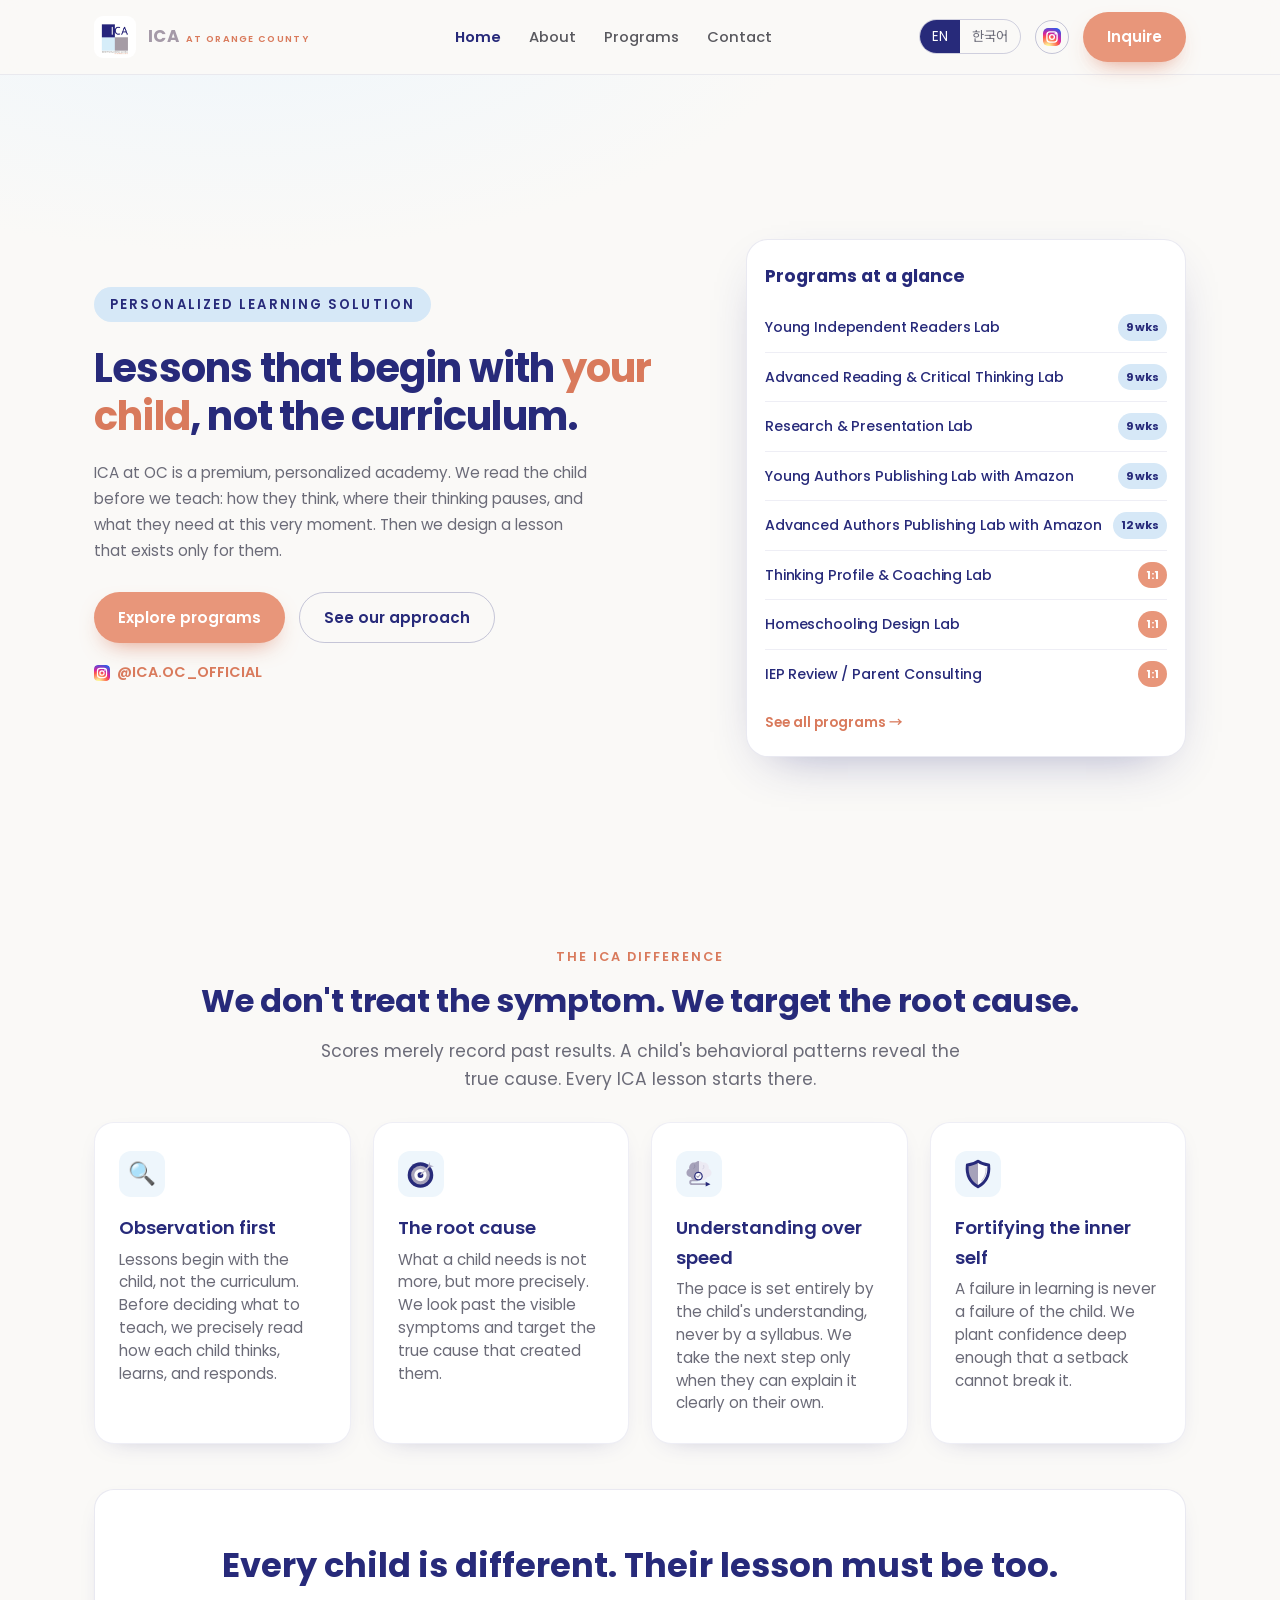
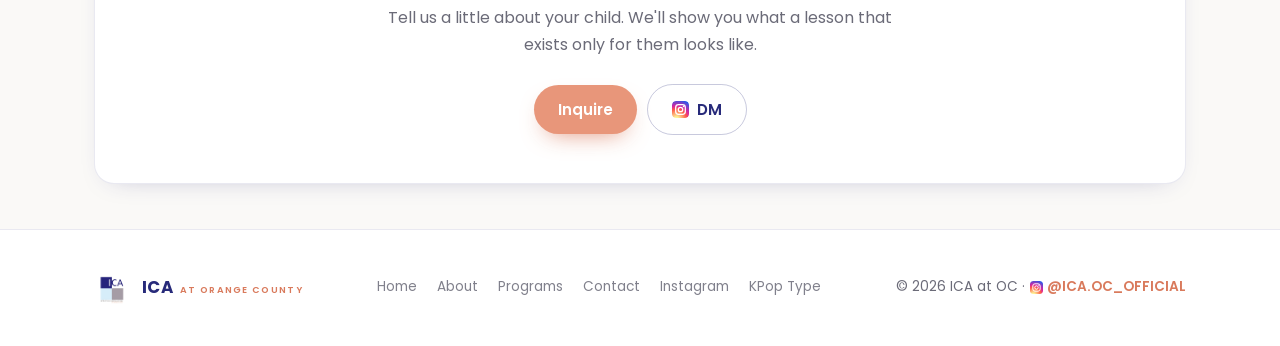
<file: index.html>
<!DOCTYPE html>
<html lang="en">
<head>
<meta charset="UTF-8" />
<meta name="viewport" content="width=device-width, initial-scale=1.0" />
<title>ICA at Orange County — Personalized Learning Solution</title>
<meta name="description" content="Premium 1:1 personalized education at ICA at Orange County. Lessons that begin with your child, not the curriculum." />
<link rel="canonical" href="https://icaatoc.com/" />
<meta property="og:site_name" content="ICA at Orange County" />
<meta property="og:type" content="website" />
<meta property="og:title" content="ICA at Orange County" />
<meta property="og:description" content="Premium 1:1 personalized education at ICA at Orange County. Lessons that begin with your child, not the curriculum." />
<meta property="og:url" content="https://icaatoc.com/" />
<meta property="og:image" content="https://icaatoc.com/assets/og-image.jpg" />
<meta property="og:image:width" content="1200" />
<meta property="og:image:height" content="630" />
<meta property="og:image:alt" content="ICA — International Christian Academy at Orange County logo" />
<meta name="twitter:card" content="summary_large_image" />
<meta name="twitter:image" content="https://icaatoc.com/assets/og-image.jpg" />
<script type="application/ld+json">
{
  "@context": "https://schema.org",
  "@graph": [
    {
      "@type": "WebSite",
      "url": "https://icaatoc.com/",
      "name": "ICA at Orange County",
      "alternateName": ["ICA at OC", "International Christian Academy at Orange County"]
    },
    {
      "@type": "EducationalOrganization",
      "name": "ICA at Orange County",
      "alternateName": ["ICA at OC", "International Christian Academy at Orange County"],
      "url": "https://icaatoc.com/",
      "logo": "https://icaatoc.com/assets/logo.jpg",
      "email": "icaatoc@gmail.com",
      "sameAs": ["https://www.instagram.com/ica.oc_official/"],
      "address": {
        "@type": "PostalAddress",
        "addressLocality": "Orange County",
        "addressRegion": "CA",
        "addressCountry": "US"
      }
    }
  ]
}
</script>
<link rel="preconnect" href="https://fonts.googleapis.com" />
<link rel="preconnect" href="https://fonts.gstatic.com" crossorigin />
<link href="https://fonts.googleapis.com/css2?family=Poppins:wght@400;500;600;700&family=Noto+Sans+KR:wght@400;500;700&family=Lora:ital@0;1&display=swap" rel="stylesheet" />
<link rel="icon" type="image/jpeg" href="assets/logo.jpg" />
<link rel="apple-touch-icon" sizes="180x180" href="https://icaatoc.com/assets/apple-touch-icon.png" />
<script async src="https://www.googletagmanager.com/gtag/js?id=G-07KNCMKQCN"></script>
<script>(function(){var ID='G-07KNCMKQCN';try{var p=new URLSearchParams(location.search);if(p.has('me'))localStorage.setItem('ica-noga','1');if(p.get('me')==='off')localStorage.removeItem('ica-noga');}catch(e){}var off=false;try{off=localStorage.getItem('ica-noga')==='1';}catch(e){}window['ga-disable-'+ID]=off;window.dataLayer=window.dataLayer||[];function gtag(){dataLayer.push(arguments);}window.gtag=gtag;gtag('js',new Date());if(!off)gtag('config',ID);if(off&&window.console)console.log('[ICA] this browser is excluded from analytics (admin mode).');})();</script>
<link rel="stylesheet" href="assets/styles.css?v=48" />
</head>
<body data-lang="en">

<header>
  <div class="wrap nav">
    <a class="brand" href="index.html">
      <img src="assets/logo.jpg" alt="ICA logo" />
      <span style="line-height:1.15"><b>ICA</b><span>at Orange County</span></span>
    </a>
    <nav class="nav-links" id="navLinks">
      <a href="index.html" data-page="index.html" data-en="Home" data-ko="홈">Home</a>
      <a href="about.html" data-page="about.html" data-en="About" data-ko="소개">About</a>
      <a href="programs.html" data-page="programs.html" data-en="Programs" data-ko="프로그램">Programs</a>
      <a href="contact.html" data-page="contact.html" data-en="Contact" data-ko="문의">Contact</a>
    </nav>
    <div class="nav-actions">
      <div class="lang-toggle" role="group" aria-label="Language">
        <button id="enBtn" class="active" onclick="setLang('en')">EN</button>
        <button id="koBtn" onclick="setLang('ko')">한국어</button>
      </div>
      <a class="insta-btn" data-ga="header-instagram" href="https://www.instagram.com/ica.oc_official/" target="_blank" rel="noopener" aria-label="Instagram"><img src="assets/instagram-icon.svg" alt="" width="18" height="18" style="border-radius:5px" /></a>
      <a href="contact.html" class="btn" data-en="Inquire" data-ko="상담 문의">Inquire</a>
      <button class="menu-btn" aria-label="menu" onclick="toggleMenu()">☰</button>
    </div>
  </div>
</header>

<!-- HERO -->
<section class="hero">
  <div class="wrap hero-inner">
    <div class="hero-center">
      <span class="tagline" data-en="Personalized Learning Solution" data-ko="오직 내 아이의 속도와 결에 맞춘 진단적 수업">Personalized Learning Solution</span>
      <h1>
        <span data-en="Lessons that begin with " data-ko="ICA의 수업은<br>">Lessons that begin with </span><span class="accent" data-en="your child" data-ko="아이">your child</span><span data-en=", not the curriculum." data-ko="로부터,<br>관찰로부터 시작됩니다.">, not the curriculum.</span>
      </h1>
      <p class="sub" data-en="ICA at OC is a premium, personalized academy. We read the child before we teach: how they think, where their thinking pauses, and what they need at this very moment. Then we design a lesson that exists only for them."
         data-ko="ICA at OC는 아이의 학습 습관을 세심하게 살피고,<br>아이가 문제를 대하고 사고하는 방식을 깊이 관찰한 뒤,<br>겉으로 드러난 결과 이면의 진짜 원인을 찾아내어<br>아이의 현재 위치와 성장 속도에 맞춰 배움의 방향을 함께 만들어 갑니다.">ICA at OC is a premium, personalized academy. We read the child before we teach: how they think, where their thinking pauses, and what they need at this very moment. Then we design a lesson that exists only for them.</p>
      <div class="hero-cta">
        <a href="programs.html" class="btn" data-en="Explore programs" data-ko="프로그램 보기">Explore programs</a>
        <a href="about.html" class="btn ghost" data-en="See our approach" data-ko="교육 철학 보기">See our approach</a>
      </div>
      <a class="hero-insta" data-ga="hero-instagram" href="https://www.instagram.com/ica.oc_official/" target="_blank" rel="noopener"><img src="assets/instagram-icon.svg" alt="" width="16" height="16" style="border-radius:4px" />@ICA.OC_OFFICIAL</a>
    </div>
    <aside class="hero-card">
      <div class="hero-card-h" data-en="Programs at a glance" data-ko="ICA 프로그램 한눈에 보기">Programs at a glance</div>
      <ul class="prog-list">
        <li><span class="nm">Young Independent Readers Lab</span><em class="tg" data-en="9 wks" data-ko="9주 시즌제">9 wks</em></li>
        <li><span class="nm">Advanced Reading &amp; Critical Thinking Lab</span><em class="tg" data-en="9 wks" data-ko="9주 시즌제">9 wks</em></li>
        <li><span class="nm">Research &amp; Presentation Lab</span><em class="tg" data-en="9 wks" data-ko="9주 시즌제">9 wks</em></li>
        <li><span class="nm">Young Authors Publishing Lab with Amazon</span><em class="tg" data-en="9 wks" data-ko="9주 시즌제">9 wks</em></li>
        <li><span class="nm">Advanced Authors Publishing Lab with Amazon</span><em class="tg" data-en="12 wks" data-ko="12주 시즌제">12 wks</em></li>
        <li><span class="nm">Thinking Profile &amp; Coaching Lab</span><em class="tg p" data-en="1:1" data-ko="1:1 프리미엄">1:1</em></li>
        <li><span class="nm">Homeschooling Design Lab</span><em class="tg p" data-en="1:1" data-ko="1:1 프리미엄">1:1</em></li>
        <li><span class="nm">IEP Review / Parent Consulting</span><em class="tg p" data-en="1:1" data-ko="1:1 프리미엄">1:1</em></li>
      </ul>
      <a class="hero-card-link" href="programs.html" data-en="See all programs →" data-ko="전체 프로그램 보기 →">See all programs →</a>
    </aside>
  </div>
</section>

<!-- DIFFERENCE -->
<section id="difference">
  <div class="wrap">
    <div class="center">
      <div class="eyebrow" data-en="The ICA Difference" data-ko="ICA가 교육을 대하는 방식">The ICA Difference</div>
      <h2 class="section-title" data-en="We don't treat the symptom. We target the root cause." data-ko="드러난 결과가 아닌, <span style='white-space:nowrap'>숨겨진 원인에 집중합니다.</span>">We don't treat the symptom. We target the root cause.</h2>
      <p class="section-lead" data-en="Scores merely record past results. A child's behavioral patterns reveal the true cause. Every ICA lesson starts there." data-ko="점수는 이미 지나간 결과를 기록할 뿐입니다. 성장을 가로막는 진짜 원인은 아이의 작은 행동과 사고 패턴 속에 숨어 있습니다. ICA의 모든 수업은 바로 그 지점을 관찰하는 데서 시작됩니다.">Scores merely record past results. A child's behavioral patterns reveal the true cause. Every ICA lesson starts there.</p>
    </div>
    <div class="pillars">
      <div class="pillar reveal"><div class="ic">🔍</div><h3 data-en="Observation first" data-ko="먼저, 아이를 관찰합니다">Observation first</h3><p data-en="Lessons begin with the child, not the curriculum. Before deciding what to teach, we precisely read how each child thinks, learns, and responds." data-ko="ICA는 무엇을 가르칠지 정하기 전에 아이를 먼저 정밀하게 읽어냅니다. 아이가 문제를 읽고, 생각하고, 답을 만들어 가는 과정을 살펴보는 데서 수업이 시작됩니다.">Lessons begin with the child, not the curriculum. Before deciding what to teach, we precisely read how each child thinks, learns, and responds.</p></div>
      <div class="pillar reveal"><div class="ic"><img src="assets/target-icon.svg" alt="" /></div><h3 data-en="The root cause" data-ko="증상이 아닌 원인을 다룹니다">The root cause</h3><p data-en="What a child needs is not more, but more precisely. We look past the visible symptoms and target the true cause that created them." data-ko="무작정 연습량을 늘리지 않습니다. 잦은 실수나 회피 같은 겉모습 너머, 그것을 유발한 본질적인 원인을 찾아 바로잡습니다.">What a child needs is not more, but more precisely. We look past the visible symptoms and target the true cause that created them.</p></div>
      <div class="pillar reveal"><div class="ic"><img src="assets/brain-icon.svg" alt="" /></div><h3 data-en="Understanding over speed" data-ko="진도보다 완전한 이해">Understanding over speed</h3><p data-en="The pace is set entirely by the child's understanding, never by a syllabus. We take the next step only when they can explain it clearly on their own." data-ko="수업의 속도는 선생님의 진도표가 아니라, 오직 아이의 이해가 결정합니다. 아이가 스스로 막힘없이 설명할 수 있을 때 비로소 다음 단계로 나아갑니다.">The pace is set entirely by the child's understanding, never by a syllabus. We take the next step only when they can explain it clearly on their own.</p></div>
      <div class="pillar reveal"><div class="ic"><img src="assets/shield-icon.svg" alt="" /></div><h3 data-en="Fortifying the inner self" data-ko="배움에 대한 자신감을 함께 키웁니다">Fortifying the inner self</h3><p data-en="A failure in learning is never a failure of the child. We plant confidence deep enough that a setback cannot break it." data-ko="한 번의 실수나 낮은 점수가 아이를 설명하지 않습니다. 실패를 두려워하지 않고 다시 시도할 수 있는 힘을 함께 키웁니다.">A failure in learning is never a failure of the child. We plant confidence deep enough that a setback cannot break it.</p></div>
    </div>
  </div>
</section>

<!-- CTA -->
<section style="padding-top:0">
  <div class="wrap">
    <div class="cta-band reveal">
      <h2 data-en="Every child is different. Their lesson must be too." data-ko="아이마다 배우는 방식이 다릅니다. ICA 수업도 아이마다 달라집니다.">Every child is different. Their lesson must be too.</h2>
      <p data-en="Tell us a little about your child. We'll show you what a lesson that exists only for them looks like." data-ko="자녀의 현재 모습과 고민을 알려 주세요. 그 아이에게 꼭 맞는 배움이 어떤 모습일지 함께 살펴보고, 수업의 방향을 제안해 드립니다.">Tell us a little about your child. We'll show you what a lesson that exists only for them looks like.</p>
      <div class="cta-actions">
        <a href="contact.html" class="btn" data-en="Inquire" data-ko="상담 문의하기">Inquire</a>
        <a href="https://www.instagram.com/ica.oc_official/" target="_blank" rel="noopener" class="btn ghost"><img src="assets/instagram-icon.svg" alt="Instagram" width="17" height="17" style="border-radius:4px" /><span data-en="DM" data-ko="DM">DM</span></a>
      </div>
    </div>
  </div>
</section>

<footer>
  <div class="wrap foot">
    <a class="brand" href="index.html">
      <img src="assets/logo.jpg" alt="ICA" style="width:36px;height:36px;border-radius:8px" />
      <span style="line-height:1.15"><b>ICA</b><span>at Orange County</span></span>
    </a>
    <nav class="foot-links">
      <a href="index.html" data-en="Home" data-ko="홈">Home</a>
      <a href="about.html" data-en="About" data-ko="소개">About</a>
      <a href="programs.html" data-en="Programs" data-ko="프로그램">Programs</a>
      <a href="contact.html" data-en="Contact" data-ko="문의">Contact</a>
      <a href="https://www.instagram.com/ica.oc_official/" target="_blank" rel="noopener">Instagram</a>
      <a href="https://www.kpoptype.com/" target="_blank" rel="noopener">KPop Type</a>
    </nav>
    <div style="display:flex;align-items:center;gap:5px;white-space:nowrap">© 2026 ICA at OC · <a href="https://www.instagram.com/ica.oc_official/" target="_blank" rel="noopener" data-ga="footer-instagram-handle" style="color:var(--coral-deep);font-weight:600;display:inline-flex;align-items:center;gap:4px"><img src="assets/instagram-icon.svg" alt="" width="13" height="13" style="border-radius:3px" />@ICA.OC_OFFICIAL</a></div>
  </div>
</footer>

<script src="assets/app.js?v=48"></script>
</body>
</html>
</file>
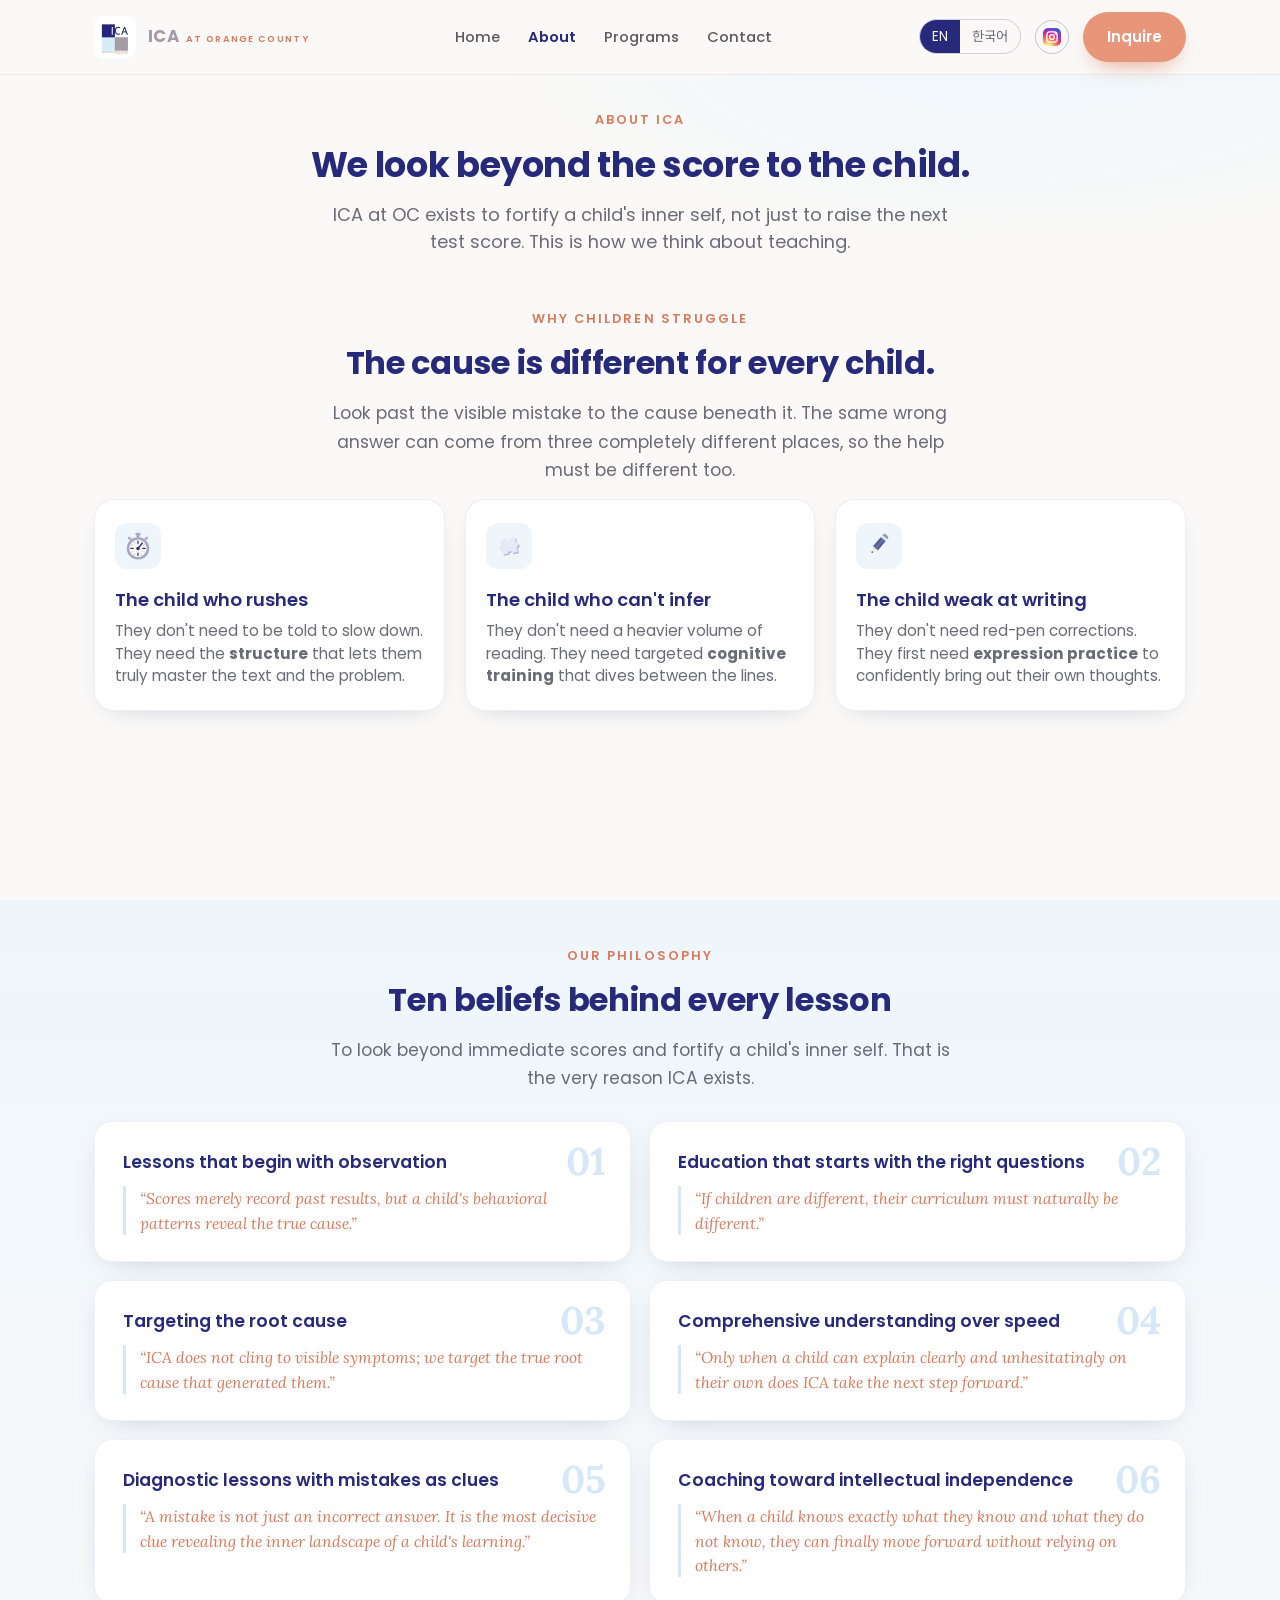
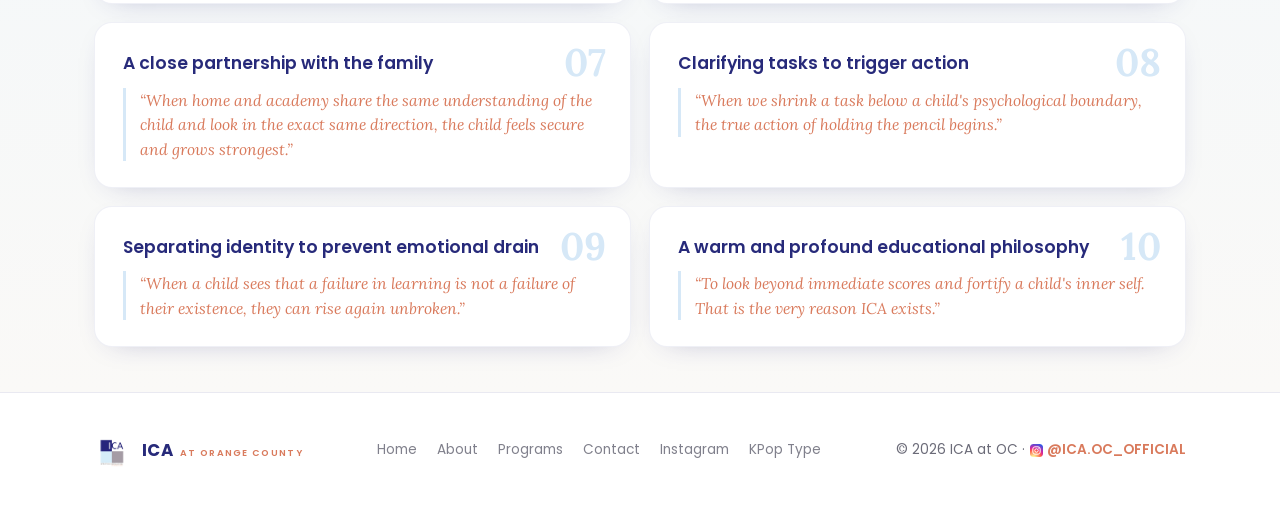
<file: about.html>
<!DOCTYPE html>
<html lang="en">
<head>
<meta charset="UTF-8" />
<meta name="viewport" content="width=device-width, initial-scale=1.0" />
<title>About — ICA at Orange County</title>
<meta name="description" content="The philosophy of ICA at Orange County: lessons that begin with observation, target the root cause, and fortify each child's inner self." />
<link rel="canonical" href="https://icaatoc.com/about.html" />
<meta property="og:site_name" content="ICA at Orange County" />
<meta property="og:type" content="website" />
<meta property="og:title" content="About — ICA at Orange County" />
<meta property="og:description" content="The philosophy of ICA at Orange County: lessons that begin with observation, target the root cause, and fortify each child's inner self." />
<meta property="og:url" content="https://icaatoc.com/about.html" />
<meta property="og:image" content="https://icaatoc.com/assets/og-image.jpg" />
<meta property="og:image:width" content="1200" />
<meta property="og:image:height" content="630" />
<meta property="og:image:alt" content="ICA — International Christian Academy at Orange County logo" />
<meta name="twitter:card" content="summary_large_image" />
<meta name="twitter:image" content="https://icaatoc.com/assets/og-image.jpg" />
<link rel="preconnect" href="https://fonts.googleapis.com" />
<link rel="preconnect" href="https://fonts.gstatic.com" crossorigin />
<link href="https://fonts.googleapis.com/css2?family=Poppins:wght@400;500;600;700&family=Noto+Sans+KR:wght@400;500;700&family=Lora:ital@0;1&display=swap" rel="stylesheet" />
<link rel="icon" type="image/jpeg" href="assets/logo.jpg" />
<link rel="apple-touch-icon" sizes="180x180" href="https://icaatoc.com/assets/apple-touch-icon.png" />
<script async src="https://www.googletagmanager.com/gtag/js?id=G-07KNCMKQCN"></script>
<script>(function(){var ID='G-07KNCMKQCN';try{var p=new URLSearchParams(location.search);if(p.has('me'))localStorage.setItem('ica-noga','1');if(p.get('me')==='off')localStorage.removeItem('ica-noga');}catch(e){}var off=false;try{off=localStorage.getItem('ica-noga')==='1';}catch(e){}window['ga-disable-'+ID]=off;window.dataLayer=window.dataLayer||[];function gtag(){dataLayer.push(arguments);}window.gtag=gtag;gtag('js',new Date());if(!off)gtag('config',ID);if(off&&window.console)console.log('[ICA] this browser is excluded from analytics (admin mode).');})();</script>
<link rel="stylesheet" href="assets/styles.css?v=48" />
</head>
<body data-lang="en">

<header>
  <div class="wrap nav">
    <a class="brand" href="index.html">
      <img src="assets/logo.jpg" alt="ICA logo" />
      <span style="line-height:1.15"><b>ICA</b><span>at Orange County</span></span>
    </a>
    <nav class="nav-links" id="navLinks">
      <a href="index.html" data-page="index.html" data-en="Home" data-ko="홈">Home</a>
      <a href="about.html" data-page="about.html" data-en="About" data-ko="소개">About</a>
      <a href="programs.html" data-page="programs.html" data-en="Programs" data-ko="프로그램">Programs</a>
      <a href="contact.html" data-page="contact.html" data-en="Contact" data-ko="문의">Contact</a>
    </nav>
    <div class="nav-actions">
      <div class="lang-toggle" role="group" aria-label="Language">
        <button id="enBtn" class="active" onclick="setLang('en')">EN</button>
        <button id="koBtn" onclick="setLang('ko')">한국어</button>
      </div>
      <a class="insta-btn" data-ga="header-instagram" href="https://www.instagram.com/ica.oc_official/" target="_blank" rel="noopener" aria-label="Instagram"><img src="assets/instagram-icon.svg" alt="" width="18" height="18" style="border-radius:5px" /></a>
      <a href="contact.html" class="btn" data-en="Inquire" data-ko="상담 문의">Inquire</a>
      <button class="menu-btn" aria-label="menu" onclick="toggleMenu()">☰</button>
    </div>
  </div>
</header>

<!-- PAGE HERO -->
<section class="page-hero">
  <div class="wrap">
    <div class="eyebrow" data-en="About ICA" data-ko="ICA가 바라보는 교육">About ICA</div>
    <h1 data-en="We look beyond the score to the child." data-ko="점수 너머, 아이의 내면을 봅니다.">We look beyond the score to the child.</h1>
    <p data-en="ICA at OC exists to fortify a child's inner self, not just to raise the next test score. This is how we think about teaching." data-ko="ICA at OC는 눈앞의 성적을 올리는 것을 넘어, 아이가 배우는 과정에서 무엇을 느끼고 어떻게 생각하는지를 중요하게 봅니다. 아이의 강점은 살리고, 막히는 지점은 정확히 찾아 스스로 배우는 힘을 키우는 교육을 지향합니다.">ICA at OC exists to fortify a child's inner self, not just to raise the next test score. This is how we think about teaching.</p>
  </div>
</section>

<!-- WHY STRUGGLE -->
<section id="why">
  <div class="wrap">
    <div class="center">
      <div class="eyebrow" data-en="Why children struggle" data-ko="아이가 힘들어하는 이유는 저마다 다릅니다">Why children struggle</div>
      <h2 class="section-title" data-en="The cause is different for every child." data-ko="같은 실수라도, 그 원인은 아이마다 다릅니다.">The cause is different for every child.</h2>
      <p class="section-lead" data-en="Look past the visible mistake to the cause beneath it. The same wrong answer can come from three completely different places, so the help must be different too." data-ko="ICA는 정답을 알려 주기 전에, 아이의 생각이 어디에서 멈췄는지부터 살펴봅니다. 겉으로 드러난 실수는 비슷해 보여도 아이마다 막히는 지점이 다르고, 그 원인이 다르면 필요한 접근 또한 달라지기 때문입니다. 그래서 답을 건네기에 앞서, 아이의 생각이 멈춘 자리를 먼저 짚어냅니다.">Look past the visible mistake to the cause beneath it. The same wrong answer can come from three completely different places, so the help must be different too.</p>
    </div>
    <div class="prog-grid">
      <div class="pillar reveal"><div class="ic"><img src="assets/stopwatch-icon.svg" alt="" /></div><h3 data-en="The child who rushes" data-ko="습관적으로 서두르는 아이">The child who rushes</h3><p data-en="They don't need to be told to slow down. They need the <b>structure</b> that lets them truly master the text and the problem." data-ko="글과 문제를 파악하는 <b>‘구조’</b>를 보여주어야 합니다.">They don't need to be told to slow down. They need the structure that lets them truly master the text and the problem.</p></div>
      <div class="pillar reveal"><div class="ic"><img src="assets/puzzle-icon.svg" alt="" /></div><h3 data-en="The child who can't infer" data-ko="짐작해서 풀거나 추론이 약한 아이">The child who can't infer</h3><p data-en="They don't need a heavier volume of reading. They need targeted <b>cognitive training</b> that dives between the lines." data-ko="무작정 책을 많이 읽는다고 해결되지 않습니다. 글의 행간을 파고들고 논리적으로 생각하는 정교한 <b>‘사고 훈련’</b>이 필요합니다.">They don't need a heavier volume of reading. They need targeted cognitive training that dives between the lines.</p></div>
      <div class="pillar reveal"><div class="ic"><img src="assets/pencil-icon.svg" alt="" /></div><h3 data-en="The child weak at writing" data-ko="생각을 글로 표현하기 어려운 아이">The child weak at writing</h3><p data-en="They don't need red-pen corrections. They first need <b>expression practice</b> to confidently bring out their own thoughts." data-ko="맞춤법이나 문장 오류를 고치기 전에, 자기 생각을 꺼내고 순서 있게 정리하는 경험이 먼저입니다. 표현에 대한 자신감이 생기면 글의 구조와 완성도도 함께 자랍니다.">They don't need red-pen corrections. They first need expression practice to confidently bring out their own thoughts.</p></div>
    </div>
  </div>
</section>

<!-- PHILOSOPHY -->
<section id="philosophy" class="philosophy">
  <div class="wrap">
    <div class="center">
      <div class="eyebrow" data-en="Our Philosophy" data-ko="ICA의 교육 원칙">Our Philosophy</div>
      <h2 class="section-title" data-en="Ten beliefs behind every lesson" data-ko="모든 수업에 담긴 변하지 않는 철학">Ten beliefs behind every lesson</h2>
      <p class="section-lead" data-en="To look beyond immediate scores and fortify a child's inner self. That is the very reason ICA exists." data-ko="ICA가 모든 수업에서 지키는 교육 원칙은 아이를 깊이 이해하고 스스로 배우는 힘을 키우는 것입니다.">To look beyond immediate scores and fortify a child's inner self. That is the very reason ICA exists.</p>
    </div>
    <div class="values">
      <div class="value reveal"><div class="n">01</div><h3 data-en="Lessons that begin with observation" data-ko="관찰로부터 시작되는 수업">Lessons that begin with observation</h3><p class="quote" data-en="“Scores merely record past results, but a child's behavioral patterns reveal the true cause.”" data-ko="ICA는 무엇을 가르칠지 정하기 전에 아이를 먼저 정밀하게 읽어냅니다. 학업적인 공백만이 아니라 아이가 어떻게 생각하고 배우고 반응하는지, 그 내면의 태도와 과정까지 함께 살핍니다.">“Scores merely record past results, but a child's behavioral patterns reveal the true cause.”</p></div>
      <div class="value reveal"><div class="n">02</div><h3 data-en="Education that starts with the right questions" data-ko="질문에서 출발하는 교육">Education that starts with the right questions</h3><p class="quote" data-en="“If children are different, their curriculum must naturally be different.”" data-ko="ICA의 수업은 정해진 진도가 아니라 질문에서 시작됩니다. 이 아이가 지금 무엇을 이해하고 어디에서 막히는지, 그 답을 설계도 삼아 오직 그 아이만을 위한 커리큘럼을 만듭니다.">“If children are different, their curriculum must naturally be different.”</p></div>
      <div class="value reveal"><div class="n">03</div><h3 data-en="Targeting the root cause" data-ko="본질적인 원인의 겨냥">Targeting the root cause</h3><p class="quote" data-en="“ICA does not cling to visible symptoms; we target the true root cause that generated them.”" data-ko="아이에게 지금 필요한 것은 ‘더 많이’가 아니라 ‘더 정확하게’입니다. ICA는 눈앞의 증상에 매달리지 않고, 그 증상을 만들어낸 진짜 원인을 찾아 바로잡습니다.">“ICA does not cling to visible symptoms; we target the true root cause that generated them.”</p></div>
      <div class="value reveal"><div class="n">04</div><h3 data-en="Comprehensive understanding over speed" data-ko="속도보다 중요한 온전한 이해">Comprehensive understanding over speed</h3><p class="quote" data-en="“Only when a child can explain clearly and unhesitatingly on their own does ICA take the next step forward.”" data-ko="수업의 목적은 진도를 끝내는 것이 아니라 온전한 이해를 돕는 것입니다. ICA의 수업 속도는 진도표가 아니라 오직 아이의 이해가 결정하며, 아이가 막힘없이 스스로 설명할 수 있을 때 비로소 다음 단계로 나아갑니다.">“Only when a child can explain clearly and unhesitatingly on their own does ICA take the next step forward.”</p></div>
      <div class="value reveal"><div class="n">05</div><h3 data-en="Diagnostic lessons with mistakes as clues" data-ko="실수를 단서로 삼는 진단적 수업">Diagnostic lessons with mistakes as clues</h3><p class="quote" data-en="“A mistake is not just an incorrect answer. It is the most decisive clue revealing the inner landscape of a child's learning.”" data-ko="아이의 오답은 학습 내면을 보여주는 가장 결정적인 ‘단서’입니다. ICA는 실수라는 단서를 집요하게 추적하여 아이가 스스로 문제를 해결해 나가도록 수업을 정교하게 설계합니다.">“A mistake is not just an incorrect answer. It is the most decisive clue revealing the inner landscape of a child's learning.”</p></div>
      <div class="value reveal"><div class="n">06</div><h3 data-en="Coaching toward intellectual independence" data-ko="독립적인 주체로 이끄는 코칭">Coaching toward intellectual independence</h3><p class="quote" data-en="“When a child knows exactly what they know and what they do not know, they can finally move forward without relying on others.”" data-ko="ICA의 코칭은 과제를 끝내도록 돕는 것을 넘어, 아이가 스스로 생각하는 힘을 기르도록 이끕니다. 내가 무엇을 알고 무엇을 모르는지 스스로 알 때, 아이는 누군가에게 의존하지 않고 독립적인 학습자로 나아갑니다.">“When a child knows exactly what they know and what they do not know, they can finally move forward without relying on others.”</p></div>
      <div class="value reveal"><div class="n">07</div><h3 data-en="A close partnership with the family" data-ko="가정과의 긴밀한 파트너십">A close partnership with the family</h3><p class="quote" data-en="“When home and academy share the same understanding of the child and look in the exact same direction, the child feels secure and grows strongest.”" data-ko="ICA는 아이의 성장을 위해 가정과 긴밀하게 소통합니다. 집에서는 결과만 보이고 진짜 원인은 잘 드러나지 않기에, 수업에서 읽어낸 아이의 학습 패턴과 변화를 가정과 투명하게 공유하며 같은 방향을 맞춰 갑니다.">“When home and academy share the same understanding of the child and look in the exact same direction, the child feels secure and grows strongest.”</p></div>
      <div class="value reveal"><div class="n">08</div><h3 data-en="Clarifying tasks to trigger action" data-ko="행동을 촉발하는 과제의 명료화">Clarifying tasks to trigger action</h3><p class="quote" data-en="“When we shrink a task below a child's psychological boundary, the true action of holding the pencil begins.”" data-ko="아이가 과제 앞에서 멈추는 것은 게으름이 아니라, 막막한 부피감에 압도당했기 때문입니다. ICA는 ‘일단 해봐’라고 다그치는 대신 과제를 감당할 수 있는 가장 작은 단위로 쪼개어, 아이가 지금 당장 시작할 수 있게 돕습니다.">“When we shrink a task below a child's psychological boundary, the true action of holding the pencil begins.”</p></div>
      <div class="value reveal"><div class="n">09</div><h3 data-en="Separating identity to prevent emotional drain" data-ko="감정적 소모를 막는 정체성의 분리">Separating identity to prevent emotional drain</h3><p class="quote" data-en="“When a child sees that a failure in learning is not a failure of their existence, they can rise again unbroken.”" data-ko="‘학생’이라는 하나의 정체성에 자신을 모두 걸면, 작은 실패에도 마음이 통째로 흔들립니다. ICA는 공부하는 자아와 한 사람으로서의 자아를 분리해, 학습에서의 실패가 곧 나의 실패가 아님을 깨닫고 다시 일어서는 힘을 기르도록 돕습니다.">“When a child sees that a failure in learning is not a failure of their existence, they can rise again unbroken.”</p></div>
      <div class="value reveal"><div class="n">10</div><h3 data-en="A warm and profound educational philosophy" data-ko="따뜻하고 깊은 교육 철학">A warm and profound educational philosophy</h3><p class="quote" data-en="“To look beyond immediate scores and fortify a child's inner self. That is the very reason ICA exists.”" data-ko="ICA가 특별한 이유는 가르치는 기술이 아니라, 학생을 바라보는 따뜻하고 깊은 시선에 있습니다. 우리는 모든 아이가 먼저 깊이 이해받아야 할 존재라고 믿으며, 눈앞의 점수를 넘어 아이의 내면을 단단하게 키우는 것을 목표로 합니다.">“To look beyond immediate scores and fortify a child's inner self. That is the very reason ICA exists.”</p></div>
    </div>
  </div>
</section>

<footer>
  <div class="wrap foot">
    <a class="brand" href="index.html">
      <img src="assets/logo.jpg" alt="ICA" style="width:36px;height:36px;border-radius:8px" />
      <span style="line-height:1.15"><b>ICA</b><span>at Orange County</span></span>
    </a>
    <nav class="foot-links">
      <a href="index.html" data-en="Home" data-ko="홈">Home</a>
      <a href="about.html" data-en="About" data-ko="소개">About</a>
      <a href="programs.html" data-en="Programs" data-ko="프로그램">Programs</a>
      <a href="contact.html" data-en="Contact" data-ko="문의">Contact</a>
      <a href="https://www.instagram.com/ica.oc_official/" target="_blank" rel="noopener">Instagram</a>
      <a href="https://www.kpoptype.com/" target="_blank" rel="noopener">KPop Type</a>
    </nav>
    <div style="display:flex;align-items:center;gap:5px;white-space:nowrap">© 2026 ICA at OC · <a href="https://www.instagram.com/ica.oc_official/" target="_blank" rel="noopener" data-ga="footer-instagram-handle" style="color:var(--coral-deep);font-weight:600;display:inline-flex;align-items:center;gap:4px"><img src="assets/instagram-icon.svg" alt="" width="13" height="13" style="border-radius:3px" />@ICA.OC_OFFICIAL</a></div>
  </div>
</footer>

<script src="assets/app.js?v=48"></script>
</body>
</html>
</file>
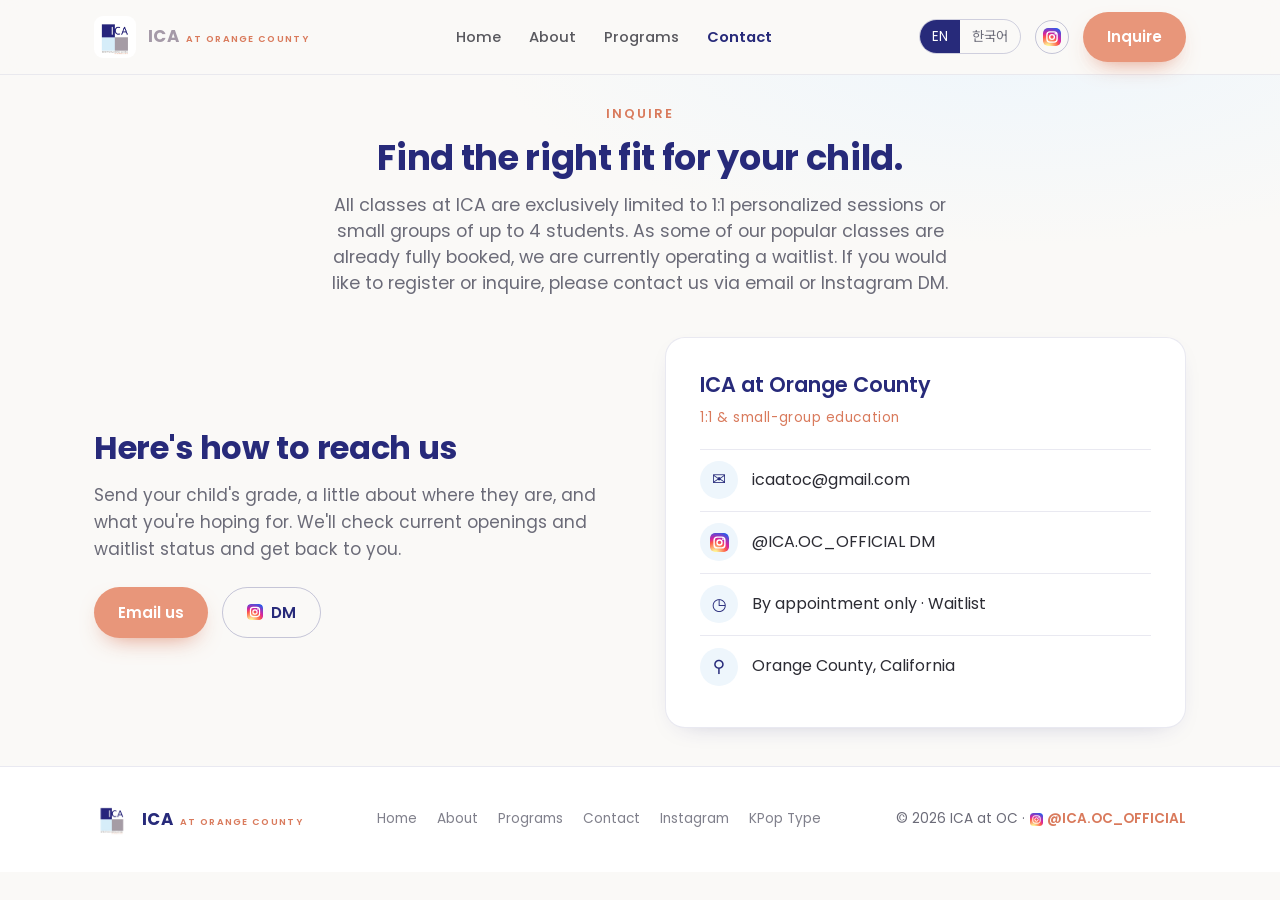
<file: contact.html>
<!DOCTYPE html>
<html lang="en">
<head>
<meta charset="UTF-8" />
<meta name="viewport" content="width=device-width, initial-scale=1.0" />
<title>Contact — ICA at Orange County</title>
<meta name="description" content="Inquire about a place at ICA at Orange County. Email us and we'll personally get back to you." />
<link rel="canonical" href="https://icaatoc.com/contact.html" />
<meta property="og:site_name" content="ICA at Orange County" />
<meta property="og:type" content="website" />
<meta property="og:title" content="Contact — ICA at Orange County" />
<meta property="og:description" content="Inquire about a place at ICA at Orange County. Email us and we'll personally get back to you." />
<meta property="og:url" content="https://icaatoc.com/contact.html" />
<meta property="og:image" content="https://icaatoc.com/assets/og-image.jpg" />
<meta property="og:image:width" content="1200" />
<meta property="og:image:height" content="630" />
<meta property="og:image:alt" content="ICA — International Christian Academy at Orange County logo" />
<meta name="twitter:card" content="summary_large_image" />
<meta name="twitter:image" content="https://icaatoc.com/assets/og-image.jpg" />
<link rel="preconnect" href="https://fonts.googleapis.com" />
<link rel="preconnect" href="https://fonts.gstatic.com" crossorigin />
<link href="https://fonts.googleapis.com/css2?family=Poppins:wght@400;500;600;700&family=Noto+Sans+KR:wght@400;500;700&family=Lora:ital@0;1&display=swap" rel="stylesheet" />
<link rel="icon" type="image/jpeg" href="assets/logo.jpg" />
<link rel="apple-touch-icon" sizes="180x180" href="https://icaatoc.com/assets/apple-touch-icon.png" />
<script async src="https://www.googletagmanager.com/gtag/js?id=G-07KNCMKQCN"></script>
<script>(function(){var ID='G-07KNCMKQCN';try{var p=new URLSearchParams(location.search);if(p.has('me'))localStorage.setItem('ica-noga','1');if(p.get('me')==='off')localStorage.removeItem('ica-noga');}catch(e){}var off=false;try{off=localStorage.getItem('ica-noga')==='1';}catch(e){}window['ga-disable-'+ID]=off;window.dataLayer=window.dataLayer||[];function gtag(){dataLayer.push(arguments);}window.gtag=gtag;gtag('js',new Date());if(!off)gtag('config',ID);if(off&&window.console)console.log('[ICA] this browser is excluded from analytics (admin mode).');})();</script>
<link rel="stylesheet" href="assets/styles.css?v=48" />
</head>
<body data-lang="en">

<header>
  <div class="wrap nav">
    <a class="brand" href="index.html">
      <img src="assets/logo.jpg" alt="ICA logo" />
      <span style="line-height:1.15"><b>ICA</b><span>at Orange County</span></span>
    </a>
    <nav class="nav-links" id="navLinks">
      <a href="index.html" data-page="index.html" data-en="Home" data-ko="홈">Home</a>
      <a href="about.html" data-page="about.html" data-en="About" data-ko="소개">About</a>
      <a href="programs.html" data-page="programs.html" data-en="Programs" data-ko="프로그램">Programs</a>
      <a href="contact.html" data-page="contact.html" data-en="Contact" data-ko="문의">Contact</a>
    </nav>
    <div class="nav-actions">
      <div class="lang-toggle" role="group" aria-label="Language">
        <button id="enBtn" class="active" onclick="setLang('en')">EN</button>
        <button id="koBtn" onclick="setLang('ko')">한국어</button>
      </div>
      <a class="insta-btn" data-ga="header-instagram" href="https://www.instagram.com/ica.oc_official/" target="_blank" rel="noopener" aria-label="Instagram"><img src="assets/instagram-icon.svg" alt="" width="18" height="18" style="border-radius:5px" /></a>
      <a href="contact.html" class="btn" data-en="Inquire" data-ko="상담 문의">Inquire</a>
      <button class="menu-btn" aria-label="menu" onclick="toggleMenu()">☰</button>
    </div>
  </div>
</header>

<!-- PAGE HERO -->
<section class="page-hero">
  <div class="wrap">
    <div class="eyebrow" data-en="Inquire" data-ko="상담 문의">Inquire</div>
    <h1 data-en="Find the right fit for your child." data-ko="아이를 깊이 이해하는 수업, 여기서 시작됩니다.">Let's talk about your child.</h1>
    <p data-en="All classes at ICA are exclusively limited to 1:1 personalized sessions or small groups of up to 4 students. As some of our popular classes are already fully booked, we are currently operating a waitlist. If you would like to register or inquire, please contact us via email or Instagram DM." data-ko="ICA의 모든 수업은 최대 4명 이하의 소수정예 그룹 또는 1:1 개인별 맞춤으로만 제한 운영됩니다. 조기 마감된 클래스의 경우 Waitlist 접수를 진행하고 있으니, 수강을 원하시면 이메일이나 DM으로 문의해 주시기 바랍니다.">All classes at ICA are exclusively limited to 1:1 personalized sessions or small groups of up to 4 students. As some of our popular classes are already fully booked, we are currently operating a waitlist. If you would like to register or inquire, please contact us via email or Instagram DM.</p>
  </div>
</section>

<!-- CONTACT -->
<section class="contact-section">
  <div class="wrap">
    <div class="contact-grid">
      <div class="contact-intro">
        <h2 class="section-title" data-en="Here's how to reach us" data-ko="<span style='display:block;font-size:1.02rem;font-weight:600;line-height:1.6;letter-spacing:0'>우리 아이에게 꼭 맞는 수업 안내를 위해 현재 학습 상태를 간략히 남겨주시면 더욱 깊이 있는 상담이 가능합니다.</span>">Reach out anytime</h2>
        <p class="section-lead" data-en="Send your child's grade, a little about where they are, and what you're hoping for. We'll check current openings and waitlist status and get back to you." data-ko="아이의 학년, 현재 어려움을 느끼는 부분, 기대하시는 도움을 간단히 적어 보내 주세요. 확인 후 가능한 프로그램과 수업 일정, 대기 여부를 안내해 드립니다.">Tell us a little about your child and what you're hoping for. We'll follow up with the next step.</p>
        <div class="contact-actions">
          <a class="btn" href="mailto:icaatoc@gmail.com?subject=ICA%20at%20OC%20Inquiry" data-en="Email us" data-ko="이메일로 문의하기">Email us</a>
          <a class="btn ghost" href="https://www.instagram.com/ica.oc_official/" target="_blank" rel="noopener"><img src="assets/instagram-icon.svg" alt="Instagram" width="16" height="16" style="border-radius:4px" /><span data-en="DM" data-ko="DM 보내기">DM</span></a>
        </div>
      </div>
      <div class="contact-card">
        <div class="who">ICA at Orange County</div>
        <div class="role" data-en="1:1 &amp; small-group education" data-ko="1:1 · 소수정예 맞춤 교육">Personalized Learning Solution</div>
        <a class="contact-row" href="mailto:icaatoc@gmail.com?subject=ICA%20at%20OC%20Inquiry">
          <span class="ic">✉</span>
          <span>icaatoc@gmail.com</span>
        </a>
        <a class="contact-row" href="https://www.instagram.com/ica.oc_official/" target="_blank" rel="noopener">
          <span class="ic"><img src="assets/instagram-icon.svg" alt="" width="19" height="19" style="border-radius:5px;display:block" /></span>
          <span style="white-space:nowrap">@ICA.OC_OFFICIAL DM</span>
        </a>
        <div class="contact-row">
          <span class="ic">◷</span>
          <span data-en="By appointment only · Waitlist" data-ko="100% 예약제 · 일부 과정 대기 등록">By appointment only · Waitlist</span>
        </div>
        <div class="contact-row">
          <span class="ic">⚲</span>
          <span>Orange County, California</span>
        </div>
      </div>
    </div>
  </div>
</section>

<footer>
  <div class="wrap foot">
    <a class="brand" href="index.html">
      <img src="assets/logo.jpg" alt="ICA" style="width:36px;height:36px;border-radius:8px" />
      <span style="line-height:1.15"><b>ICA</b><span>at Orange County</span></span>
    </a>
    <nav class="foot-links">
      <a href="index.html" data-en="Home" data-ko="홈">Home</a>
      <a href="about.html" data-en="About" data-ko="소개">About</a>
      <a href="programs.html" data-en="Programs" data-ko="프로그램">Programs</a>
      <a href="contact.html" data-en="Contact" data-ko="문의">Contact</a>
      <a href="https://www.instagram.com/ica.oc_official/" target="_blank" rel="noopener">Instagram</a>
      <a href="https://www.kpoptype.com/" target="_blank" rel="noopener">KPop Type</a>
    </nav>
    <div style="display:flex;align-items:center;gap:5px;white-space:nowrap">© 2026 ICA at OC · <a href="https://www.instagram.com/ica.oc_official/" target="_blank" rel="noopener" data-ga="footer-instagram-handle" style="color:var(--coral-deep);font-weight:600;display:inline-flex;align-items:center;gap:4px"><img src="assets/instagram-icon.svg" alt="" width="13" height="13" style="border-radius:3px" />@ICA.OC_OFFICIAL</a></div>
  </div>
</footer>

<script src="assets/app.js?v=48"></script>
</body>
</html>
</file>
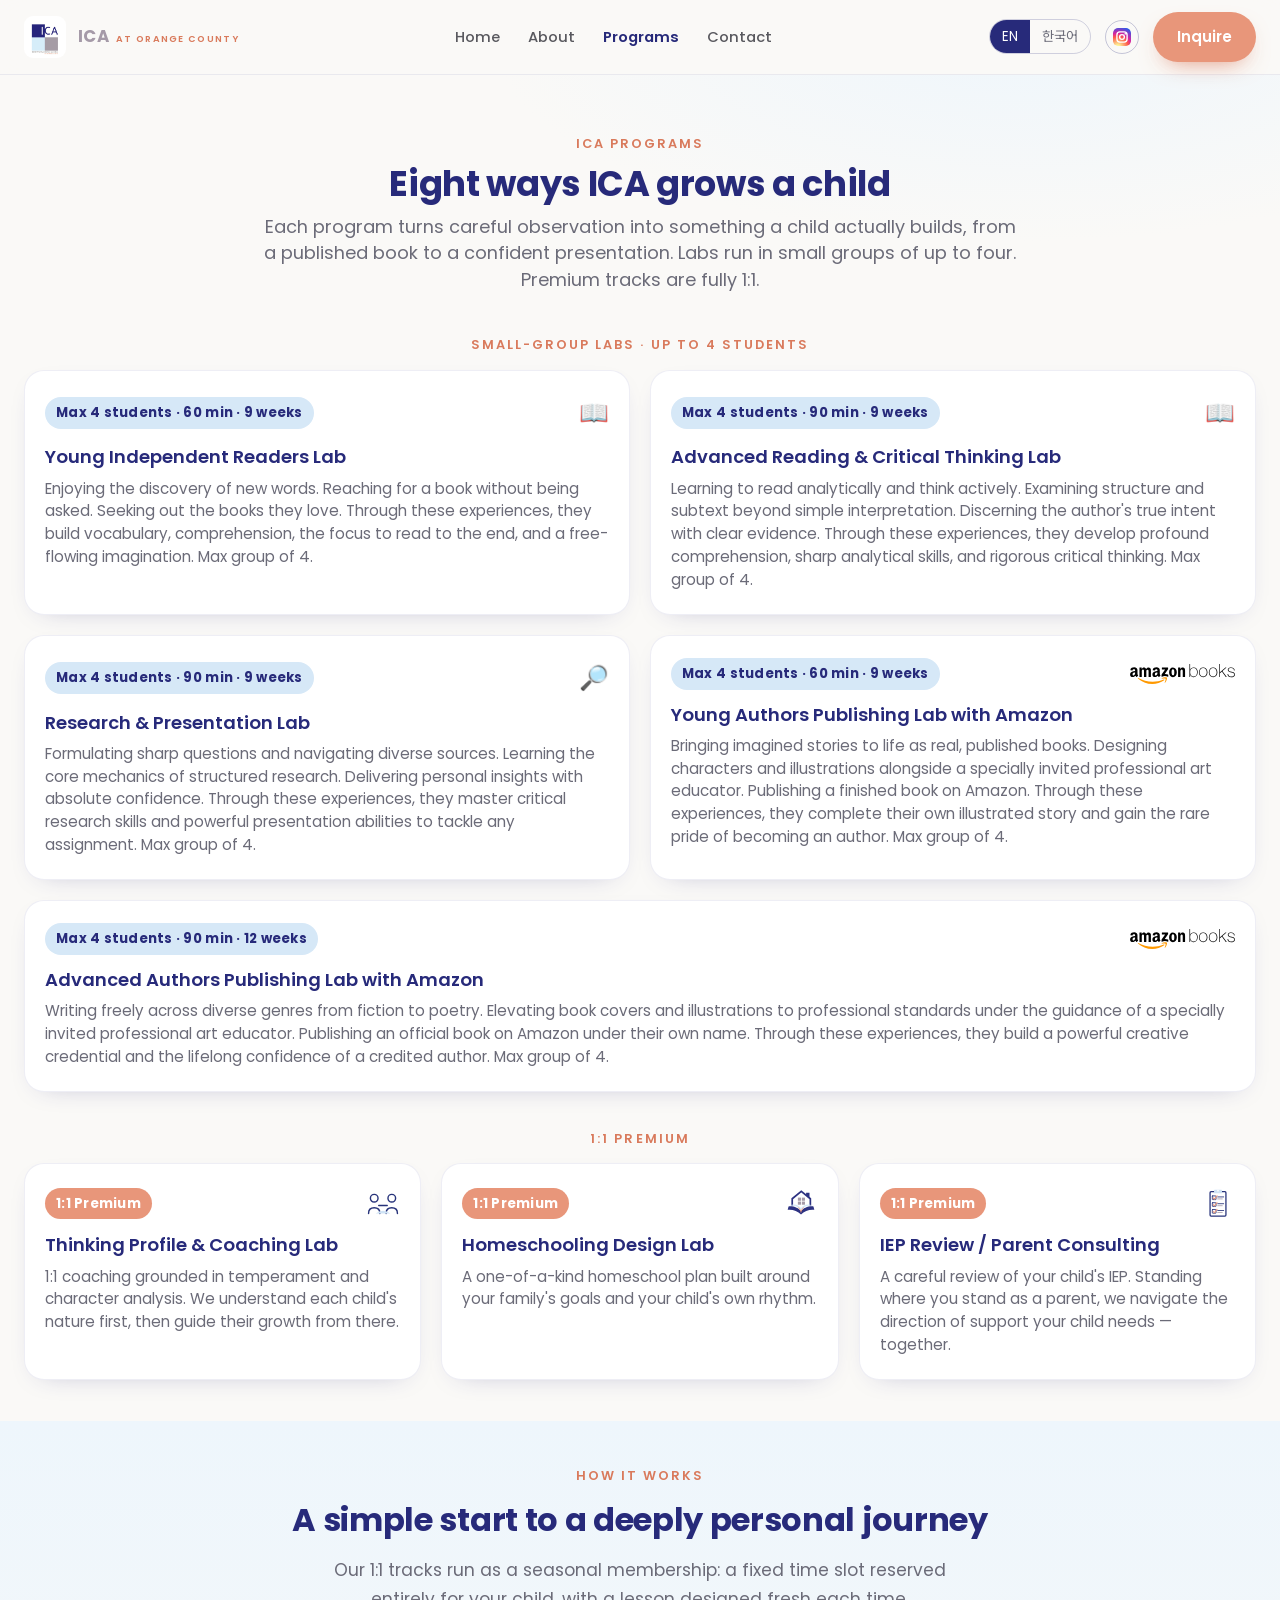
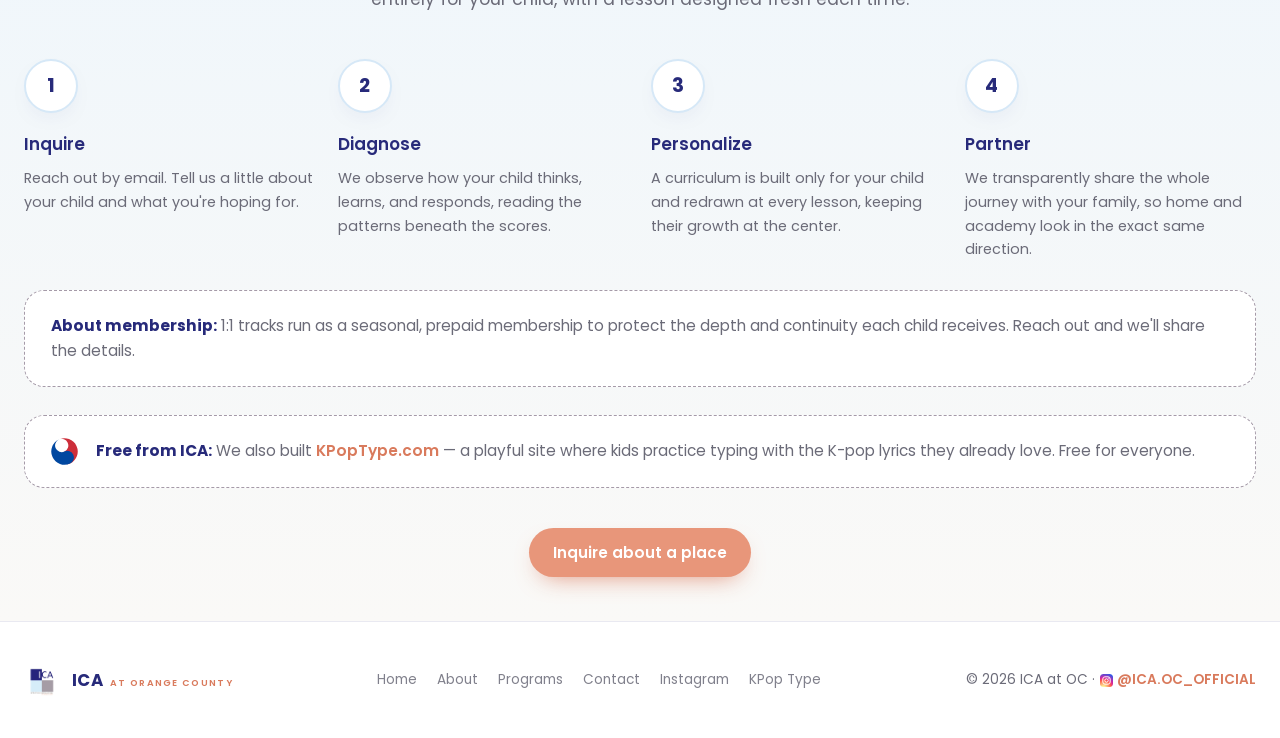
<file: programs.html>
<!DOCTYPE html>
<html lang="en">
<head>
<meta charset="UTF-8" />
<meta name="viewport" content="width=device-width, initial-scale=1.0" />
<title>Programs — ICA at Orange County</title>
<meta name="description" content="The eight ICA programs: five small-group Labs and three 1:1 premium tracks — reading, writing &amp; publishing, research, coaching, homeschool design, and IEP review." />
<link rel="canonical" href="https://icaatoc.com/programs.html" />
<meta property="og:site_name" content="ICA at Orange County" />
<meta property="og:type" content="website" />
<meta property="og:title" content="Programs — ICA at Orange County" />
<meta property="og:description" content="The eight ICA programs: five small-group Labs and three 1:1 premium tracks — reading, writing &amp; publishing, research, coaching, homeschool design, and IEP review." />
<meta property="og:url" content="https://icaatoc.com/programs.html" />
<meta property="og:image" content="https://icaatoc.com/assets/og-image.jpg" />
<meta property="og:image:width" content="1200" />
<meta property="og:image:height" content="630" />
<meta property="og:image:alt" content="ICA — International Christian Academy at Orange County logo" />
<meta name="twitter:card" content="summary_large_image" />
<meta name="twitter:image" content="https://icaatoc.com/assets/og-image.jpg" />
<link rel="preconnect" href="https://fonts.googleapis.com" />
<link rel="preconnect" href="https://fonts.gstatic.com" crossorigin />
<link href="https://fonts.googleapis.com/css2?family=Poppins:wght@400;500;600;700&family=Noto+Sans+KR:wght@400;500;700&family=Lora:ital@0;1&display=swap" rel="stylesheet" />
<link rel="icon" type="image/jpeg" href="assets/logo.jpg" />
<link rel="apple-touch-icon" sizes="180x180" href="https://icaatoc.com/assets/apple-touch-icon.png" />
<script async src="https://www.googletagmanager.com/gtag/js?id=G-07KNCMKQCN"></script>
<script>(function(){var ID='G-07KNCMKQCN';try{var p=new URLSearchParams(location.search);if(p.has('me'))localStorage.setItem('ica-noga','1');if(p.get('me')==='off')localStorage.removeItem('ica-noga');}catch(e){}var off=false;try{off=localStorage.getItem('ica-noga')==='1';}catch(e){}window['ga-disable-'+ID]=off;window.dataLayer=window.dataLayer||[];function gtag(){dataLayer.push(arguments);}window.gtag=gtag;gtag('js',new Date());if(!off)gtag('config',ID);if(off&&window.console)console.log('[ICA] this browser is excluded from analytics (admin mode).');})();</script>
<link rel="stylesheet" href="assets/styles.css?v=48" />
</head>
<body class="page-programs" data-lang="en">

<header>
  <div class="wrap nav">
    <a class="brand" href="index.html">
      <img src="assets/logo.jpg" alt="ICA logo" />
      <span style="line-height:1.15"><b>ICA</b><span>at Orange County</span></span>
    </a>
    <nav class="nav-links" id="navLinks">
      <a href="index.html" data-page="index.html" data-en="Home" data-ko="홈">Home</a>
      <a href="about.html" data-page="about.html" data-en="About" data-ko="소개">About</a>
      <a href="programs.html" data-page="programs.html" data-en="Programs" data-ko="프로그램">Programs</a>
      <a href="contact.html" data-page="contact.html" data-en="Contact" data-ko="문의">Contact</a>
    </nav>
    <div class="nav-actions">
      <div class="lang-toggle" role="group" aria-label="Language">
        <button id="enBtn" class="active" onclick="setLang('en')">EN</button>
        <button id="koBtn" onclick="setLang('ko')">한국어</button>
      </div>
      <a class="insta-btn" data-ga="header-instagram" href="https://www.instagram.com/ica.oc_official/" target="_blank" rel="noopener" aria-label="Instagram"><img src="assets/instagram-icon.svg" alt="" width="18" height="18" style="border-radius:5px" /></a>
      <a href="contact.html" class="btn" data-en="Inquire" data-ko="상담 문의">Inquire</a>
      <button class="menu-btn" aria-label="menu" onclick="toggleMenu()">☰</button>
    </div>
  </div>
</header>

<!-- PAGE HERO -->
<section class="page-hero">
  <div class="wrap">
    <div class="eyebrow" data-en="ICA Programs" data-ko="ICA 프로그램">ICA Programs</div>
    <h1 data-en="Eight ways ICA grows a child" data-ko="아이의 생각과 성장을 위한 여덟 가지 프로그램">Eight ways ICA grows a child</h1>
    <p data-en="Each program turns careful observation into something a child actually builds, from a published book to a confident presentation. Labs run in small groups of up to four. Premium tracks are fully 1:1." data-ko="각 프로그램은 아이를 세심하게 관찰하고, 필요한 힘을 집중적으로 키우며, 배운 것을 실제 결과물과 변화로 잇도록 설계했습니다. Lab은 최대 4명의 소수정예 그룹으로, 1:1 프리미엄은 아이의 필요에 맞춘 개별 집중 과정으로 운영됩니다.">Each program turns careful observation into something a child actually builds, from a published book to a confident presentation. Labs run in small groups of up to four. Premium tracks are fully 1:1.</p>
  </div>
</section>

<!-- PROGRAMS -->
<section id="programs" class="programs-section">
  <div class="wrap">
    <div class="center"><div class="eyebrow" data-en="Small-group Labs · up to 4 students" data-ko="소수정예 그룹 Lab · 최대 4명">Small-group Labs · up to 4 students</div></div>
    <div class="prog-grid labs">
      <div class="pillar reveal">
        <div class="prog-head"><span class="prog-meta" data-en="Max 4 students · 60 min · 9 weeks" data-ko="최대 4명 · 60분 · 9주">Max 4 students · 60 min · 9 weeks</span><span style="font-size:1.5rem">📖</span></div>
        <h3>Young Independent Readers Lab</h3>
        <p data-en="Enjoying the discovery of new words. Reaching for a book without being asked. Seeking out the books they love. Through these experiences, they build vocabulary, comprehension, the focus to read to the end, and a free-flowing imagination. Max group of 4." data-ko="새로운 단어를 발견하는 재미. 누가 시키지 않아도 스스로 책을 펼치는 경험. 자기가 좋아하는 책을 스스로 찾아 나서기. 이러한 경험들을 통해 어휘력과 문해력, 끝까지 읽어내는 집중력과 마음껏 펼치는 상상력을 키워냅니다. 최대 정원 4명.">Enjoying the discovery of new words. Reaching for a book without being asked. Seeking out the books they love. Through these experiences, they build vocabulary, comprehension, the focus to read to the end, and a free-flowing imagination. Max group of 4.</p>
      </div>
      <div class="pillar reveal">
        <div class="prog-head"><span class="prog-meta" data-en="Max 4 students · 90 min · 9 weeks" data-ko="최대 4명 · 90분 · 9주">Max 4 students · 90 min · 9 weeks</span><span style="font-size:1.5rem">📖</span></div>
        <h3>Advanced Reading &amp; Critical Thinking Lab</h3>
        <p data-en="Learning to read analytically and think actively. Examining structure and subtext beyond simple interpretation. Discerning the author's true intent with clear evidence. Through these experiences, they develop profound comprehension, sharp analytical skills, and rigorous critical thinking. Max group of 4." data-ko="분석적으로 읽는 훈련. 능동적으로 사고하는 연습. 작가의 의도를 근거와 함께 정확히 짚어내기. 이러한 경험들을 통해 텍스트의 구조와 행간을 파고드는 깊은 문해력과 정교한 사고력을 키워냅니다. 최대 정원 4명.">Learning to read analytically and think actively. Examining structure and subtext beyond simple interpretation. Discerning the author's true intent with clear evidence. Through these experiences, they develop profound comprehension, sharp analytical skills, and rigorous critical thinking. Max group of 4.</p>
      </div>
      <div class="pillar reveal">
        <div class="prog-head"><span class="prog-meta" data-en="Max 4 students · 90 min · 9 weeks" data-ko="최대 4명 · 90분 · 9주">Max 4 students · 90 min · 9 weeks</span><span style="font-size:1.5rem">🔎</span></div>
        <h3>Research &amp; Presentation Lab</h3>
        <p data-en="Formulating sharp questions and navigating diverse sources. Learning the core mechanics of structured research. Delivering personal insights with absolute confidence. Through these experiences, they master critical research skills and powerful presentation abilities to tackle any assignment. Max group of 4." data-ko="스스로 질문을 세우는 법. 자료를 구조화하는 리서치의 힘. 자기 생각을 자신 있게 전하는 프레젠테이션의 힘. 이러한 경험들을 통해 어떤 과제 앞에서도 막막해하지 않는 문제 해결력과 발표 자신감을 키워냅니다. 최대 정원 4명.">Formulating sharp questions and navigating diverse sources. Learning the core mechanics of structured research. Delivering personal insights with absolute confidence. Through these experiences, they master critical research skills and powerful presentation abilities to tackle any assignment. Max group of 4.</p>
      </div>
      <div class="pillar reveal">
        <div class="prog-head"><span class="prog-meta" data-en="Max 4 students · 60 min · 9 weeks" data-ko="최대 4명 · 60분 · 9주">Max 4 students · 60 min · 9 weeks</span><img class="prog-logo" src="assets/amazon-books.svg" alt="Amazon Books" /></div>
        <h3>Young Authors Publishing Lab with Amazon</h3>
        <p data-en="Bringing imagined stories to life as real, published books. Designing characters and illustrations alongside a specially invited professional art educator. Publishing a finished book on Amazon. Through these experiences, they complete their own illustrated story and gain the rare pride of becoming an author. Max group of 4." data-ko="상상 속 이야기를 진짜 책으로 출판하는 경험. 특별히 초빙된 전문 미술 교육 선생님과 함께 캐릭터를 구상하고 표지와 삽화 그리기. 완성된 책을 실제 Amazon에 출판하기. 이러한 경험들을 통해 나만의 글과 그림이 담긴 그림책을 완성하고, 작가가 되는 특별한 자부심을 키워냅니다. 최대 정원 4명.">Bringing imagined stories to life as real, published books. Designing characters and illustrations alongside a specially invited professional art educator. Publishing a finished book on Amazon. Through these experiences, they complete their own illustrated story and gain the rare pride of becoming an author. Max group of 4.</p>
      </div>
      <div class="pillar reveal">
        <div class="prog-head"><span class="prog-meta" data-en="Max 4 students · 90 min · 12 weeks" data-ko="최대 4명 · 90분 · 12주">Max 4 students · 90 min · 12 weeks</span><img class="prog-logo" src="assets/amazon-books.svg" alt="Amazon Books" /></div>
        <h3>Advanced Authors Publishing Lab with Amazon</h3>
        <p data-en="Writing freely across diverse genres from fiction to poetry. Elevating book covers and illustrations to professional standards under the guidance of a specially invited professional art educator. Publishing an official book on Amazon under their own name. Through these experiences, they build a powerful creative credential and the lifelong confidence of a credited author. Max group of 4." data-ko="어떤 장르든 마음껏 창작하기. 특별히 초빙된 전문 미술 교육 선생님의 지도하에 표지와 삽화를 작품 수준으로 다듬기. 실제 Amazon에 내 이름으로 책 출판하기. 이러한 경험들을 통해 단순한 글쓰기를 넘어 평생 자산이 되는 나만의 창작 이력과 성취감을 키워냅니다. 최대 정원 4명.">Writing freely across diverse genres from fiction to poetry. Elevating book covers and illustrations to professional standards under the guidance of a specially invited professional art educator. Publishing an official book on Amazon under their own name. Through these experiences, they build a powerful creative credential and the lifelong confidence of a credited author. Max group of 4.</p>
      </div>
    </div>
    <div class="center prog-group-head"><div class="eyebrow" data-en="1:1 Premium" data-ko="1:1 프리미엄">1:1 Premium</div></div>
    <div class="prog-grid">
      <div class="pillar reveal">
        <div class="prog-head"><span class="prog-meta premium" data-en="1:1 Premium" data-ko="1:1 프리미엄">1:1 Premium</span><img class="prog-icon" src="assets/temperament-icon.svg" alt="Thinking profile coaching" /></div>
        <h3>Thinking Profile &amp; Coaching Lab</h3>
        <p data-en="1:1 coaching grounded in temperament and character analysis. We understand each child's nature first, then guide their growth from there." data-ko="기질과 성격을 7가지 차원으로 분석해 아이의 강점과 반응 방식을 입체적으로 이해하는 1:1 코칭입니다. 검사와 분석 결과를 바탕으로 아이에게 맞는 소통 방식과 성장 방향을 구체적으로 설계합니다.">1:1 coaching grounded in temperament and character analysis. We understand each child's nature first, then guide their growth from there.</p>
      </div>
      <div class="pillar reveal">
        <div class="prog-head"><span class="prog-meta premium" data-en="1:1 Premium" data-ko="1:1 프리미엄">1:1 Premium</span><img class="prog-icon" src="assets/homeschool-icon.svg" alt="Homeschooling" /></div>
        <h3>Homeschooling Design Lab</h3>
        <p data-en="A one-of-a-kind homeschool plan built around your family's goals and your child's own rhythm." data-ko="가정의 교육 철학과 목표, 아이의 학습 수준과 생활 리듬을 함께 고려해 맞춤형 홈스쿨 커리큘럼을 설계합니다. 과목 구성부터 일정, 학습 자료, 평가 방식까지 실제 운영에 필요한 틀을 함께 만듭니다.">A one-of-a-kind homeschool plan built around your family's goals and your child's own rhythm.</p>
      </div>
      <div class="pillar reveal">
        <div class="prog-head"><span class="prog-meta premium" data-en="1:1 Premium" data-ko="1:1 프리미엄">1:1 Premium</span><img class="prog-icon" src="assets/iep-icon.svg" alt="IEP review" /></div>
        <h3>IEP Review / Parent Consulting</h3>
        <p data-en="A careful review of your child's IEP. Standing where you stand as a parent, we navigate the direction of support your child needs — together." data-ko="아이의 IEP 목표와 서비스, 지원 내용, 진행 상황을 꼼꼼히 검토합니다. 학부모님이 IEP를 정확히 이해하고 필요한 질문을 준비하도록 돕고, 아이에게 필요한 지원의 방향을 부모님의 입장에서 함께 헤쳐나아갑니다.">A careful review of your child's IEP. Standing where you stand as a parent, we navigate the direction of support your child needs — together.</p>
      </div>
    </div>
  </div>
</section>

<!-- HOW IT WORKS -->
<section id="how" class="philosophy">
  <div class="wrap">
    <div class="center">
      <div class="eyebrow" data-en="How it works" data-ko="수업 진행 과정">How it works</div>
      <h2 class="section-title" data-en="A simple start to a deeply personal journey" data-ko="시작은 간단하게, 수업은 아이에게 맞게.">A simple start to a deeply personal journey</h2>
      <p class="section-lead" data-en="Our 1:1 tracks run as a seasonal membership: a fixed time slot reserved entirely for your child, with a lesson designed fresh each time." data-ko="ICA의 1:1 과정은 한 시즌 동안 정해진 시간에 꾸준히 이어지는 시즌제로 운영됩니다. 매 수업은 아이의 반응과 성장에 따라 내용과 난이도를 세밀하게 조정합니다.">Our 1:1 tracks run as a seasonal membership: a fixed time slot reserved entirely for your child, with a lesson designed fresh each time.</p>
    </div>
    <div class="steps">
      <div class="step reveal"><div class="dot">1</div><h3 data-en="Inquire" data-ko="상담 문의">Inquire</h3><p data-en="Reach out by email. Tell us a little about your child and what you're hoping for." data-ko="이메일 또는 DM으로 자녀의 학년과 현재 고민, 기대하시는 도움을 간단히 알려 주세요.">Reach out by email. Tell us a little about your child and what you're hoping for.</p></div>
      <div class="step reveal"><div class="dot">2</div><h3 data-en="Diagnose" data-ko="초기 관찰 및 진단">Diagnose</h3><p data-en="We observe how your child thinks, learns, and responds, reading the patterns beneath the scores." data-ko="아이의 과제 수행 방식과 사고 과정, 학습 습관을 살펴보고 강점과 어려움이 나타나는 지점을 파악합니다.">We observe how your child thinks, learns, and responds, reading the patterns beneath the scores.</p></div>
      <div class="step reveal"><div class="dot">3</div><h3 data-en="Personalize" data-ko="맞춤 수업 설계">Personalize</h3><p data-en="A curriculum is built only for your child and redrawn at every lesson, keeping their growth at the center." data-ko="관찰 내용을 바탕으로 목표와 수업 방향을 정하고, 아이의 변화에 맞춰 매 회차 세밀하게 조정합니다.">A curriculum is built only for your child and redrawn at every lesson, keeping their growth at the center.</p></div>
      <div class="step reveal"><div class="dot">4</div><h3 data-en="Partner" data-ko="성장 과정 공유">Partner</h3><p data-en="We transparently share the whole journey with your family, so home and academy look in the exact same direction." data-ko="수업에서 관찰한 변화와 다음 목표를 가정과 꾸준히 공유하며, 같은 방향으로 아이의 성장을 지원합니다.">We transparently share the whole journey with your family, so home and academy look in the exact same direction.</p></div>
    </div>
    <div class="membership-note">
      <p data-en="<b>About membership:</b> 1:1 tracks run as a seasonal, prepaid membership to protect the depth and continuity each child receives. Reach out and we'll share the details." data-ko="<b>등록 안내:</b> ICA의 수업은 연속성과 고정 시간을 안정적으로 지키기 위해 시즌제로 운영됩니다. 그룹 Lab은 9주 시즌 단위로 등록하며, Advanced Authors Publishing Lab with Amazon은 12주 과정입니다. 1:1 프리미엄 과정은 아이의 필요에 맞춰 회당 등록도 가능합니다. 시즌 일정과 등록 방법, 비용은 상담 시 자세히 안내해 드립니다.">…</p>
    </div>
    <div class="membership-note">
      <div class="ic" style="flex:0 0 auto"><img src="assets/kpoptype-logo.svg" alt="KPopType" style="width:27px;height:27px;max-width:none;display:block" /></div>
      <p data-en="<b>Free from ICA:</b> We also built <a href='https://www.kpoptype.com/' target='_blank' rel='noopener' style='color:var(--coral-deep);font-weight:600'>KPopType.com</a> — a playful site where kids practice typing with the K-pop lyrics they already love. Free for everyone." data-ko="<b>ICA가 만든 무료 사이트:</b> 아이들이 좋아하는 K-pop 가사로 재미있게 타자 연습을 할 수 있는 <a href='https://www.kpoptype.com/' target='_blank' rel='noopener' style='color:var(--coral-deep);font-weight:600'>KPopType.com</a>도 함께 만들었습니다. 누구나 무료로 이용하실 수 있습니다."><b>Free from ICA:</b> We also built <a href="https://www.kpoptype.com/" target="_blank" rel="noopener" style="color:var(--coral-deep);font-weight:600">KPopType.com</a> — a playful site where kids practice typing with the K-pop lyrics they already love. Free for everyone.</p>
    </div>
    <div class="center" style="margin-top:40px">
      <a href="contact.html" class="btn" data-en="Inquire about a place" data-ko="상담 문의하기">Inquire about a place</a>
    </div>
  </div>
</section>

<footer>
  <div class="wrap foot">
    <a class="brand" href="index.html">
      <img src="assets/logo.jpg" alt="ICA" style="width:36px;height:36px;border-radius:8px" />
      <span style="line-height:1.15"><b>ICA</b><span>at Orange County</span></span>
    </a>
    <nav class="foot-links">
      <a href="index.html" data-en="Home" data-ko="홈">Home</a>
      <a href="about.html" data-en="About" data-ko="소개">About</a>
      <a href="programs.html" data-en="Programs" data-ko="프로그램">Programs</a>
      <a href="contact.html" data-en="Contact" data-ko="문의">Contact</a>
      <a href="https://www.instagram.com/ica.oc_official/" target="_blank" rel="noopener">Instagram</a>
      <a href="https://www.kpoptype.com/" target="_blank" rel="noopener">KPop Type</a>
    </nav>
    <div style="display:flex;align-items:center;gap:5px;white-space:nowrap">© 2026 ICA at OC · <a href="https://www.instagram.com/ica.oc_official/" target="_blank" rel="noopener" data-ga="footer-instagram-handle" style="color:var(--coral-deep);font-weight:600;display:inline-flex;align-items:center;gap:4px"><img src="assets/instagram-icon.svg" alt="" width="13" height="13" style="border-radius:3px" />@ICA.OC_OFFICIAL</a></div>
  </div>
</footer>

<script src="assets/app.js?v=48"></script>
</body>
</html>
</file>
<file: assets/styles.css>
:root{
  --navy:#272a7a; --navy-deep:#1d2060; --blue:#d6e8f7; --blue-soft:#eef6fc;
  --mauve:#a59aa8; --coral:#e8967a; --coral-deep:#d97a5c; --ink:#2c2c34;
  --muted:#6b6b78; --bg:#faf9f7; --white:#ffffff; --radius:20px;
  --shadow:0 18px 50px -25px rgba(39,42,122,.45);
  --shadow-sm:0 8px 28px -18px rgba(39,42,122,.4);
  --maxw:1140px;
  --font:"Poppins","Noto Sans KR",system-ui,-apple-system,sans-serif;
}
html[data-lang="ko"]{ --font:"Noto Sans KR","Poppins",system-ui,sans-serif; }
*{box-sizing:border-box;margin:0;padding:0}
html{scroll-behavior:smooth}
body{font-family:var(--font);color:var(--ink);background:var(--bg);line-height:1.65;-webkit-font-smoothing:antialiased;word-break:keep-all;overflow-wrap:break-word}
html[data-lang="ko"] body{line-height:1.75}
img{max-width:100%;display:block}
a{color:inherit;text-decoration:none}
.wrap{max-width:var(--maxw);margin:0 auto;padding:0 24px}
/* --vhx: continuous height-based spacing (0 at ≤768px tall, grows with height, capped).
   --fit: closed-loop compression factor set by app.js — 1 = comfortable, 0 = max compact.
   JS measures the real first-viewport block and lowers --fit only as much as needed,
   so the layout self-corrects on ANY monitor/device, both languages. */
html{--vhx:clamp(0px, calc((100vh - 768px) * 0.6), 100px);--fit:1}
section{padding:calc(6px + (18px + var(--vhx)*0.26)*var(--fit)) 0}
.eyebrow{font-size:.8rem;font-weight:600;letter-spacing:.16em;text-transform:uppercase;color:var(--coral-deep);margin-bottom:calc(6px + 8px*var(--fit))}
html[data-lang="ko"] .eyebrow{letter-spacing:.05em;text-transform:none}
h2.section-title{font-size:clamp(1.45rem,2.8vw,2rem);font-weight:700;color:var(--navy);line-height:1.25;margin-bottom:calc(6px + 10px*var(--fit));letter-spacing:-.01em}
.section-lead{font-size:calc(1rem + .08rem*var(--fit));line-height:calc(1.4 + .25*var(--fit));color:var(--muted);max-width:640px}
.center{text-align:center}
.center .section-lead{margin-left:auto;margin-right:auto}

/* HEADER */
header{position:sticky;top:0;z-index:50;background:rgba(250,249,247,.9);backdrop-filter:blur(12px);border-bottom:1px solid rgba(39,42,122,.08)}
.nav{display:flex;align-items:center;justify-content:space-between;height:74px}
.brand{display:flex;align-items:center;gap:12px;font-weight:600;color:var(--navy)}
.brand img{width:42px;height:42px;border-radius:9px;object-fit:cover}
.brand b{font-size:1.05rem;letter-spacing:.02em}
.brand span{display:block;font-size:.66rem;letter-spacing:.14em;color:var(--mauve);text-transform:uppercase;font-weight:600}
.brand > span{display:flex;align-items:baseline;gap:7px}
.brand span span{display:inline;font-size:.58rem;color:var(--coral-deep);white-space:nowrap}
@media(max-width:600px){.nav .brand > span{display:block}.nav .brand span span{display:block}}
.nav-links{display:flex;align-items:center;gap:28px}
.nav-links a{font-size:.92rem;font-weight:500;color:var(--ink);opacity:.78;transition:opacity .2s,color .2s}
.nav-links a:hover{opacity:1;color:var(--navy)}
.nav-links a.active{opacity:1;color:var(--navy);font-weight:600}
.nav-actions{display:flex;align-items:center;gap:14px}
.lang-toggle{display:flex;border:1px solid rgba(39,42,122,.2);border-radius:999px;overflow:hidden;font-size:.8rem;font-weight:600}
.lang-toggle button{padding:6px 12px;background:transparent;border:0;cursor:pointer;color:var(--muted);font-family:var(--font)}
.lang-toggle button.active{background:var(--navy);color:#fff}
.btn{display:inline-flex;align-items:center;gap:8px;background:var(--coral);color:#fff;font-weight:600;padding:12px 24px;border-radius:999px;font-size:.95rem;transition:transform .2s,box-shadow .2s,background .2s;box-shadow:0 10px 24px -12px rgba(217,122,92,.9);cursor:pointer;border:0;font-family:var(--font)}
.btn:hover{transform:translateY(-2px);background:var(--coral-deep)}
.btn.ghost{background:transparent;color:var(--navy);border:1.5px solid rgba(39,42,122,.25);box-shadow:none}
.btn.ghost:hover{background:var(--navy);color:#fff}
.insta-btn{display:inline-flex;align-items:center;justify-content:center;width:34px;height:34px;border-radius:50%;border:1.5px solid rgba(39,42,122,.25);color:var(--navy);flex:0 0 auto}
.insta-btn:hover{border-color:var(--coral-deep);color:var(--coral-deep)}
.hero-insta{display:inline-flex;align-items:center;gap:7px;margin-top:calc(10px + 8px*var(--fit));font-weight:600;font-size:.9rem;color:var(--coral-deep)}
.hero-insta:hover{text-decoration:underline}
.menu-btn{display:none;background:none;border:0;cursor:pointer;font-size:1.6rem;color:var(--navy)}

/* PAGE HERO (inner pages) */
.page-hero{background:radial-gradient(900px 360px at 80% -20%, var(--blue-soft), transparent 60%);padding:calc(4px + (6px + var(--vhx)*0.3)*var(--fit)) 0 calc(1px + (3px + var(--vhx)*0.05)*var(--fit));text-align:center}
.page-hero h1{font-size:clamp(1.6rem,3.2vw,2.2rem);color:var(--navy);font-weight:700;line-height:1.2;letter-spacing:-.01em;margin-bottom:calc(4px + clamp(4px,1.4vh,12px)*var(--fit))}
.page-hero p{font-size:calc(1rem + .12rem*var(--fit));line-height:calc(1.35 + .15*var(--fit));color:var(--muted);max-width:640px;margin:0 auto}

/* HOME HERO — text on the left, two small students tucked into the right corner */
.hero{position:relative;padding:0;background:radial-gradient(1000px 460px at 18% -12%, var(--blue-soft), transparent 60%)}
.hero-inner{position:relative;width:100%;display:flex;align-items:center;justify-content:space-between;gap:40px}
/* Desktop: the hero fills the first viewport exactly (header is 74px), so the first
   screen ends cleanly at the fold — no next-section text cut mid-sentence. */
@media(min-width:901px){.hero-inner{min-height:calc(100vh - 74px)}}
.hero-center{max-width:600px;z-index:2;position:relative;padding:calc(14px + (14px + 2vh)*var(--fit)) 0}
.hero h1{font-size:clamp(1.7rem,3.6vw,2.5rem);line-height:1.2;font-weight:700;color:var(--navy);letter-spacing:-.02em}
html[data-lang="ko"] .hero h1{line-height:1.28}
.hero h1 .accent{color:var(--coral-deep)}
.hero .tagline{display:inline-block;font-size:.82rem;font-weight:600;letter-spacing:.16em;text-transform:uppercase;color:var(--navy);background:var(--blue);padding:7px 16px;border-radius:999px;margin-bottom:calc(10px + 12px*var(--fit))}
html[data-lang="ko"] .hero .tagline{letter-spacing:.02em;text-transform:none}
.hero p.sub{font-size:.95rem;line-height:calc(1.55 + .15*var(--fit));color:var(--muted);margin:calc(10px + 10px*var(--fit)) 0 calc(14px + 14px*var(--fit));max-width:500px}
.hero-cta{display:flex;gap:14px;flex-wrap:wrap}
@media(max-width:1024px){.hero-center{max-width:500px}}

/* CARDS / PILLARS */
.pillars{display:grid;grid-template-columns:repeat(4,1fr);gap:22px;margin-top:28px}
.pillar{background:var(--white);border:1px solid rgba(39,42,122,.08);border-radius:var(--radius);padding:28px 24px;box-shadow:var(--shadow-sm);transition:transform .25s}
.pillar:hover{transform:translateY(-6px)}
.pillar .ic{width:46px;height:46px;border-radius:12px;background:var(--blue-soft);display:flex;align-items:center;justify-content:center;font-size:1.4rem;margin-bottom:16px}
.pillar .ic img{width:32px;height:32px;display:block}
.pillar h3{font-size:1.13rem;color:var(--navy);margin-bottom:6px;font-weight:600}
.pillar p{font-size:.95rem;line-height:1.5;color:var(--muted)}
.prog-meta{display:inline-block;font-size:.82rem;font-weight:700;letter-spacing:.02em;color:var(--navy);background:var(--blue);padding:5px 11px;border-radius:999px;margin-bottom:0}
.prog-meta.premium{color:#fff;background:var(--coral)}
.prog-head{display:flex;align-items:center;justify-content:space-between;gap:10px;margin-bottom:10px}
.prog-logo{height:20px;width:auto;max-width:42%;object-fit:contain;flex-shrink:1}
.prog-icon{height:34px;width:34px;object-fit:contain;flex-shrink:0}

/* CTA BAND */
.cta-band{background:var(--white);border:1px solid rgba(39,42,122,.1);color:var(--ink);border-radius:var(--radius);padding:48px;text-align:center;margin:0 auto;box-shadow:var(--shadow-sm)}
.cta-band h2{font-size:clamp(1.5rem,3vw,2.1rem);font-weight:700;margin-bottom:12px;color:var(--navy)}
.cta-band p{color:var(--muted);max-width:520px;margin:0 auto 26px}
.cta-actions{display:flex;gap:10px;justify-content:center;align-items:center;flex-wrap:wrap}

/* INSTAGRAM GALLERY (masonry, no crop) */
.ig-grid{columns:3;column-gap:20px;margin-top:50px}
.ig-card{break-inside:avoid;margin:0 0 20px;border-radius:18px;overflow:hidden;box-shadow:var(--shadow-sm);border:1px solid rgba(39,42,122,.07);background:var(--white);transition:transform .25s}
.ig-card:hover{transform:translateY(-4px)}
.ig-card img{width:100%;height:auto;display:block}

/* PHILOSOPHY */
.philosophy{background:linear-gradient(180deg,var(--blue-soft),var(--bg))}
.values{display:grid;grid-template-columns:repeat(2,1fr);gap:18px;margin-top:28px}
.value{background:var(--white);border-radius:18px;padding:26px 28px;border:1px solid rgba(39,42,122,.07);box-shadow:var(--shadow-sm);position:relative}
.value .n{font-family:"Lora",serif;font-size:2.4rem;color:var(--blue);font-weight:700;line-height:1;position:absolute;top:20px;right:24px}
.value h3{font-size:1.08rem;color:var(--navy);font-weight:600;margin-bottom:10px;padding-right:42px}
.value .quote{font-family:"Lora","Noto Sans KR",serif;font-style:italic;color:var(--coral-deep);font-size:.98rem;line-height:1.55;border-left:3px solid var(--blue);padding-left:14px}
html[data-lang="ko"] .value .quote{font-style:normal;font-family:var(--font);color:var(--ink);border-left-color:var(--blue);font-size:.94rem;line-height:1.7}

/* HOW IT WORKS */
.steps{display:grid;grid-template-columns:repeat(4,1fr);gap:22px;margin-top:28px}
.step{position:relative;padding-top:18px}
.step .dot{width:54px;height:54px;border-radius:50%;background:var(--white);border:2px solid var(--blue);color:var(--navy);display:flex;align-items:center;justify-content:center;font-weight:700;font-size:1.2rem;box-shadow:var(--shadow-sm);margin-bottom:18px}
.step h3{font-size:1.05rem;color:var(--navy);font-weight:600;margin-bottom:8px}
.step p{font-size:.9rem;color:var(--muted)}
.membership-note{margin-top:28px;background:var(--white);border:1px dashed var(--mauve);border-radius:var(--radius);padding:22px 26px;display:flex;gap:18px;align-items:flex-start}
.membership-note .ic{font-size:1.6rem}
.membership-note p{font-size:.96rem;color:var(--muted)}
.membership-note b{color:var(--navy)}

/* CONTACT — the ENTIRE page (hero + grid + footer) must fit one viewport on desktop,
   in both languages. All vertical spacing here is --fit-compressible. */
.contact-section{padding-top:calc(4px + 36px*var(--fit))}
.contact-grid{display:grid;grid-template-columns:1fr 1fr;gap:50px;align-items:center}
.contact-actions{margin-top:calc(8px + 18px*var(--fit));display:flex;gap:14px;flex-wrap:wrap}
.contact-card{background:var(--white);color:var(--ink);border:1px solid rgba(39,42,122,.1);border-radius:var(--radius);padding:calc(12px + 22px*var(--fit)) 34px;box-shadow:var(--shadow-sm)}
.contact-card .who{font-size:1.3rem;font-weight:600;margin-bottom:4px;color:var(--navy)}
.contact-card .role{font-size:.85rem;color:var(--coral-deep);letter-spacing:.04em;margin-bottom:calc(8px + 14px*var(--fit))}
.contact-row{display:flex;align-items:center;gap:14px;padding:calc(5px + 8px*var(--fit)) 0;border-top:1px solid rgba(39,42,122,.1);font-size:1rem}
.contact-row .ic{width:38px;height:38px;border-radius:50%;background:var(--blue-soft);color:var(--navy);display:flex;align-items:center;justify-content:center;font-size:1.05rem;flex-shrink:0}
.contact-row a:hover{color:var(--coral-deep)}
.contact-row small{display:block;color:var(--muted);font-size:.78rem}
.contact-intro h2.section-title{margin-bottom:14px}

/* FOOTER */
footer{background:var(--white);border-top:1px solid rgba(39,42,122,.1);color:var(--muted);padding:calc(8px + 32px*var(--fit)) 0;font-size:.85rem}
.foot{display:flex;justify-content:space-between;align-items:center;gap:20px;flex-wrap:wrap}
.foot .brand b{color:var(--navy)}
.foot-links{display:flex;gap:20px;flex-wrap:wrap}
.foot-links a{opacity:.85}
.foot-links a:hover{opacity:1;color:var(--navy)}

/* language-aware visibility */
html[data-lang="en"] .ko-only{display:none}
html[data-lang="ko"] .en-only{display:none}
.lang-note{max-width:560px;margin:50px auto 0;background:var(--white);border:1px solid rgba(39,42,122,.1);border-radius:var(--radius);padding:40px;text-align:center;box-shadow:var(--shadow-sm)}
.lang-note p{color:var(--muted);margin-bottom:22px}

/* reveal */
.reveal{opacity:0;transform:translateY(24px);transition:opacity .7s ease,transform .7s ease}
.reveal.in{opacity:1;transform:none}
html.measuring .reveal{transform:none!important;transition:none!important}

@media(max-width:900px){
  .hero-cta{justify-content:center}
  .hero p.sub{margin-left:auto;margin-right:auto}
  .pillars{grid-template-columns:repeat(2,1fr)}
  .values{grid-template-columns:1fr}
  .steps{grid-template-columns:repeat(2,1fr)}
  .contact-grid{grid-template-columns:1fr}
  .ig-grid{columns:2}
  .nav-links{display:none}
  .menu-btn{display:block}
  .nav-links.open{display:flex;position:absolute;top:74px;left:0;right:0;flex-direction:column;background:var(--bg);padding:20px 24px;gap:18px;border-bottom:1px solid rgba(39,42,122,.1)}
  .cta-band{padding:40px 24px}
}
@media(max-width:560px){
  section{padding:44px 0}
  .pillars,.steps{grid-template-columns:1fr}
  .nav{height:64px}
  .nav-actions .btn{display:none}
  .nav-actions{gap:10px}
  .ig-grid{columns:1}
}

/* HERO PROGRAMS CARD */
.hero-card{flex-shrink:0;width:440px;margin-top:calc(8px + 12px*var(--fit));background:var(--white);border:1px solid rgba(39,42,122,.1);border-radius:22px;box-shadow:var(--shadow);padding:calc(14px + 8px*var(--fit)) 18px calc(12px + 8px*var(--fit))}
.hero-card-h{font-size:1.1rem;font-weight:700;letter-spacing:0;text-transform:none;color:var(--navy);margin-bottom:12px}
.prog-list{list-style:none;margin:0;padding:0}
.prog-list li{display:flex;align-items:center;justify-content:space-between;gap:8px;padding:calc(7px + 4px*var(--fit)) 0;border-top:1px solid rgba(39,42,122,.08)}
.prog-list li:first-child{border-top:0}
.prog-list .nm{font-size:.88rem;font-weight:500;color:var(--navy);letter-spacing:-.01em;line-height:1.3}
.prog-list .tg{flex-shrink:0;white-space:nowrap;font-size:.7rem;font-weight:700;font-style:normal;padding:4px 8px;border-radius:999px;background:var(--blue);color:var(--navy)}
.prog-list .tg.p{background:var(--coral);color:#fff}
.hero-card-link{display:inline-block;margin-top:14px;font-size:.85rem;font-weight:600;color:var(--coral-deep)}
.hero-card-link:hover{color:var(--coral)}
@media(max-width:900px){
  .hero{min-height:auto;display:block}
  .hero-inner{flex-direction:column;align-items:center;gap:26px}
  .hero-center{text-align:center;max-width:640px;padding:58px 0 0}
  .hero-center .hero-cta{justify-content:center}
  .hero-center p.sub{margin-left:auto;margin-right:auto}
  .hero-card{width:100%;max-width:460px;margin-top:0;margin-bottom:50px}
}

/* PROGRAMS — fit all 6 cards in the first viewport at ANY desktop height.
   Two layers: (1) --vhx scales spacing CONTINUOUSLY with viewport height (no tier gaps);
   (2) --fit is a measurement-driven safety loop (app.js) that compresses the flexible
   share of each value — pattern: calc(FLOOR + FLEX*var(--fit)) — until the last card
   truly fits. No fixed-height / overflow:hidden / transform:scale / zoom / ellipsis. */
.page-programs .wrap{max-width:1280px}
.page-programs .page-hero p{max-width:760px}
.page-programs .page-hero{padding:calc(4px + (4px + var(--vhx)*0.34)*var(--fit)) 0 calc(1px + (1px + var(--vhx)*0.05)*var(--fit))}
.page-programs .page-hero .eyebrow{margin-bottom:calc(3px + (2px + var(--vhx)*0.05)*var(--fit))}
.page-programs .page-hero h1{margin-bottom:calc(2px + (2px + var(--vhx)*0.05)*var(--fit))}
.programs-section{padding-top:calc(3px + (3px + var(--vhx)*0.06)*var(--fit));padding-bottom:clamp(28px,4.5vh,52px)}
.prog-grid{display:grid;grid-template-columns:repeat(3,1fr);gap:calc(10px + (2px + var(--vhx)*0.10)*var(--fit));margin-top:calc(5px + (3px + var(--vhx)*0.08)*var(--fit))}
.prog-grid .pillar{padding:calc(7px + (5px + var(--vhx)*0.13)*var(--fit)) 20px}
.prog-grid .pillar p{line-height:calc(1.35 + .15*var(--fit))}
.prog-grid .prog-head{margin-bottom:calc(4px + (2px + var(--vhx)*0.05)*var(--fit))}
.prog-grid .pillar h3{margin-bottom:calc(2px + (1px + var(--vhx)*0.03)*var(--fit))}
.prog-grid.labs{grid-template-columns:repeat(2,1fr)}
.prog-grid.labs .pillar:nth-child(5){grid-column:1/-1}
.prog-group-head{margin-top:calc(16px + 20px*var(--fit))}
@media(max-width:980px){.prog-grid{grid-template-columns:repeat(2,1fr)}}
@media(max-width:620px){.prog-grid{grid-template-columns:1fr}}

@media(max-width:620px){.prog-grid.labs{grid-template-columns:1fr}.prog-grid.labs .pillar:nth-child(5){grid-column:auto}}
</file>
